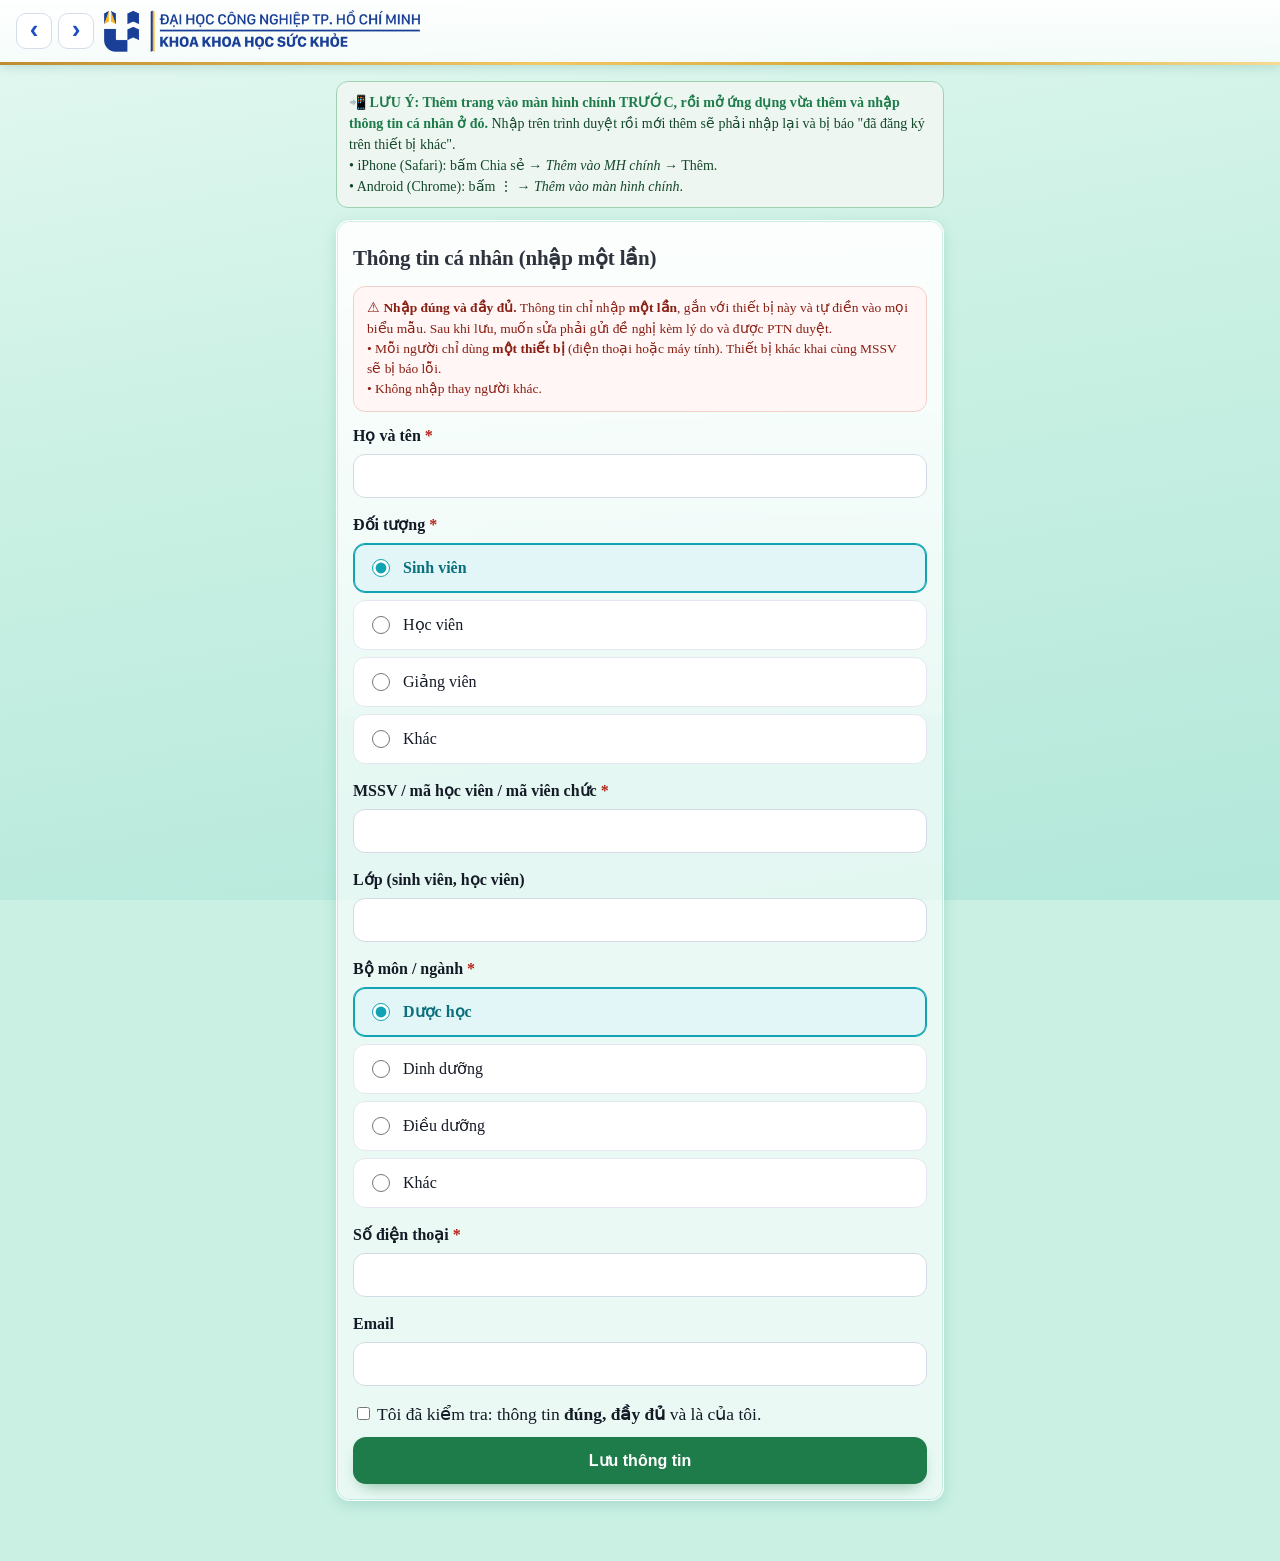
<file: index.html>
<!DOCTYPE html>
<html lang="vi"><head><meta charset="utf-8">
<meta name="viewport" content="width=device-width, initial-scale=1, viewport-fit=cover">
<title>PTN KHSK</title>
<link rel="manifest" href="manifest.webmanifest">
<meta name="theme-color" content="#1E4FC2">
<meta name="apple-mobile-web-app-capable" content="yes">
<meta name="mobile-web-app-capable" content="yes">
<meta name="apple-mobile-web-app-status-bar-style" content="default">
<meta name="apple-mobile-web-app-title" content="PTN KHSK">
<link rel="apple-touch-icon" href="apple-touch-icon.png">
<link rel="icon" type="image/png" sizes="192x192" href="icon-192.png">
<style>
:root{--b:#1E4FC2;--b2:#2A63DE;--ink:#2E333D;--gold:#D4A531;--gold2:#F2C766;--kim:linear-gradient(135deg,#6E7480 0%,#454A55 32%,#7C828E 52%,#4A4F5A 72%,#626874 100%);--vang:linear-gradient(135deg,#B8862B 0%,#F2C766 45%,#D4A531 70%,#F6DB94 100%);--g:#1E7B4A;--bg:#F3F5FA;--c:#fff;--t:#141A26;--m:#4B5468;--l:#E3E7EF;--r:#B42318;--f:"Times New Roman",Times,serif}
*{box-sizing:border-box}body{margin:0;font:400 17.5px/1.5 var(--f);background:var(--bg);color:var(--t);-webkit-font-smoothing:antialiased}
a{color:var(--b)}
header{background:rgba(255,255,255,.92);backdrop-filter:blur(8px);color:var(--b);padding:calc(10px + env(safe-area-inset-top)) 16px 10px;position:sticky;top:0;z-index:5;display:flex;align-items:center;gap:10px;border-bottom:3px solid transparent;border-image:var(--vang) 1}
header img{height:42px;width:auto;display:block;flex:none}header img.logo-ngang{width:316px;max-width:100%;height:auto;flex:0 1 auto;min-width:0}.brand{display:flex;flex-direction:column;line-height:1.25;flex:1;min-width:0}.brand span{font-size:10.5px;letter-spacing:.5px;text-transform:uppercase;color:var(--m)}.brand b{font-size:17px;color:var(--ink)}
header .lui{background:#fff;border:1px solid #D5DCEA;border-radius:10px;color:var(--b);font-size:26px;font-weight:700;line-height:1;width:36px;height:36px;padding:0 0 3px;cursor:pointer;flex:none;display:flex;align-items:center;justify-content:center}header .lui.tiep{margin-left:-4px}
header a.chuong{margin-left:auto;position:relative;background:#EEF3FE;color:#1C47B4;border:1px solid #CFDCF8;border-radius:10px;width:38px;height:38px;display:flex;align-items:center;justify-content:center;flex:none}header a.chuong b{position:absolute;top:-6px;right:-6px;min-width:18px;height:18px;padding:0 5px;border-radius:9px;background:#D93025;color:#fff;font:700 11px/18px sans-serif;text-align:center}header a.chuong:not(.hide)+a.home{margin-left:8px}.nhom-phong{display:flex;flex-wrap:wrap;gap:8px;margin:2px 0 8px}.np{padding:9px 14px;border:1px solid var(--l);border-radius:999px;background:#fff;font:700 15px/1.2 inherit;color:#1C3A8A;cursor:pointer}.np.on{background:#1C47B4;color:#fff;border-color:#1C47B4}.np-so{margin-left:6px;background:#D93025;color:#fff;border-radius:9px;padding:0 6px;font-size:11px}.np-so:empty{display:none}.khung{display:grid;grid-template-columns:repeat(auto-fill,minmax(130px,1fr));gap:8px;margin:4px 0 6px}.kg{padding:10px 8px;border:1px solid #B9E2C6;border-radius:12px;background:#F2FBF5;color:#17713A;font:700 14px/1.25 inherit;cursor:pointer;text-align:center}.kg small{display:block;font-weight:500;font-size:11.5px;margin-top:3px}.kg.chon{background:#1C47B4;border-color:#1C47B4;color:#fff}.kg:disabled{cursor:not-allowed}.kg-da_dk{background:#FDECEC;border-color:#F3CFCB;color:#A61B1B}.kg-qua,.kg-khoa{background:#F0F1F4;border-color:#DDE0E6;color:#8A919C}.kg-nhan{font-size:12px;color:#8A5A00;background:#FFF6DD;border-radius:8px;padding:1px 6px;margin-left:4px}input.khoa{background:#F0F1F4}.gio-lv{padding:11px 14px;margin-bottom:12px}.gio-lv .tag{display:inline-block;font-size:11.5px;margin-left:6px;padding:2px 9px;border-radius:999px;font-weight:700;vertical-align:1px}.gio-lv .t-ok{background:#E3F4E8;color:#17713A;border:1px solid #B9E2C6}.gio-lv .t-gray{background:#F0F1F4;color:#5B6270;border:1px solid #DDE0E6}.tbao{display:block;background:#fff;border:1px solid #E1E6F0;border-radius:12px;padding:11px 13px;margin-bottom:10px}.tbao.moi{border-left:4px solid #1C47B4;background:#F6F9FF}.tbao.qt{border-left:4px solid #D93025}.tbao h3{margin:0 0 4px;font-size:15px}.tbao .nd{white-space:pre-wrap;font-size:14px}.tbao .tg{font-size:12px;color:#6B7280;margin-top:6px}.noi-tb{position:fixed;inset:0;background:rgba(15,23,42,.55);display:flex;align-items:center;justify-content:center;z-index:60;padding:16px}.noi-tb>div{background:#fff;border-radius:16px;max-width:460px;width:100%;padding:18px;box-shadow:0 10px 40px rgba(0,0,0,.25);max-height:85vh;overflow:auto}header a.home{margin-left:auto;background:linear-gradient(160deg,#3A78F2,#1C47B4);color:#fff;border-radius:10px;width:38px;height:38px;display:flex;align-items:center;justify-content:center;text-decoration:none}
main{max-width:640px;margin:0 auto;padding:16px 16px 48px}
.card{background:var(--c);border:1px solid var(--l);border-radius:16px;padding:16px;margin-bottom:12px;box-shadow:0 1px 2px rgba(16,24,40,.05)}
.prof{position:relative;overflow:hidden;display:flex;align-items:center;gap:14px;color:#fff;border:1px solid rgba(242,199,102,.5);padding:18px;background:radial-gradient(380px 180px at 0% 0%,rgba(255,255,255,.3) 0%,transparent 60%),radial-gradient(300px 160px at 110% 120%,rgba(242,199,102,.25) 0%,transparent 60%),var(--kim);box-shadow:0 12px 28px -12px rgba(0,0,0,.45)}.prof::after{content:'';position:absolute;right:-50px;top:-50px;width:140px;height:140px;border-radius:50%;border:1px solid rgba(242,199,102,.35)}
.prof .av{width:46px;height:46px;border-radius:50%;background:var(--vang);box-shadow:0 0 0 2px rgba(255,255,255,.2);color:var(--ink);display:flex;align-items:center;justify-content:center;font-weight:700;font-size:19px;flex:none}
.prof .i{flex:1;min-width:0}.prof b{display:block;font-size:18.5px}.prof span{color:rgba(255,255,255,.95);font-size:14px}.prof .lnk{color:var(--gold2);position:relative;z-index:1}
.lnk{background:none;border:0;color:var(--b);font-size:14px;text-decoration:underline;text-underline-offset:2px;padding:4px;cursor:pointer}
.tieu-de-nhom{font-size:11.5px;letter-spacing:1px;text-transform:uppercase;color:#9A7420;font-weight:600;margin:18px 2px 10px}
.grid{display:grid;grid-template-columns:1fr 1fr;gap:10px}
.tile{position:relative;display:flex;flex-direction:column;gap:6px;background:var(--c);border:1px solid var(--l);border-radius:16px;padding:14px 13px;text-align:left;cursor:pointer;font-size:15.5px;font-weight:700;line-height:1.35;color:var(--t);min-height:124px;text-decoration:none;box-shadow:0 1px 2px rgba(16,24,40,.05);transition:transform .12s,box-shadow .12s,border-color .12s}
.tile:active{transform:scale(.98);background:#F7F9FE}
.tile .bieu{width:38px;height:38px;border-radius:11px;background:#EAF1FE;color:var(--b);display:flex;align-items:center;justify-content:center}
.tile .bieu svg{width:20px;height:20px}
.tile .q,span.q,.tile .qv{display:inline-block;background:var(--kim);color:var(--gold2);font-weight:700;border-radius:6px;padding:1px 8px;font-size:12.5px;letter-spacing:.4px;align-self:flex-start}
.tile .ai{position:absolute;top:12px;right:12px;font-size:10.5px;color:var(--m);border:1px solid var(--l);border-radius:999px;padding:1px 8px;background:#fff}
.nhom-don{display:flex;flex-wrap:wrap;gap:6px;margin:4px 0 12px}.nhom-don .chip{position:relative;border:1px solid var(--l);background:#fff;border-radius:999px;padding:6px 12px;font:600 13.5px/1.2 inherit;color:var(--t);cursor:pointer}
.nhom-don .chip span{color:var(--m);font-weight:500}.nhom-don .chip.on{background:var(--b);border-color:var(--b);color:#fff}.nhom-don .chip.on span{color:#DCE6FB}
.nhom-don .chip.mo::after,.nhom-don .chip.qh::after{content:'';position:absolute;top:-2px;right:-2px;width:9px;height:9px;border-radius:50%;background:#E8A317;border:2px solid #fff}.nhom-don .chip.qh::after{background:#D93025}.nhom-don .chip.qh{border-color:#F3CFCB}
.tile .cd2{font-size:12px;font-weight:500;color:var(--m);line-height:1.35}
.cd{background:#F3F7FF;border:1px solid #D6E2FA;border-radius:12px;padding:10px 12px;font-size:13.5px;line-height:1.5;margin-bottom:12px}
.tile.t2{min-height:0;flex-direction:row;align-items:center;gap:12px;background:var(--c)}
.tile.t2 .bieu{background:var(--kim);color:var(--gold2)}.tile:hover{border-color:rgba(212,165,49,.55)}
h2{font-size:21px;margin:6px 0 12px;color:var(--ink);letter-spacing:-.2px}
.sec{font-weight:700;color:var(--ink);margin:22px 0 10px;font-size:14px;text-transform:uppercase;letter-spacing:.6px;display:flex;align-items:center;gap:8px}.sec::before{content:'';width:4px;height:16px;border-radius:2px;background:var(--vang)}
.f{margin-bottom:15px}.f label.t{display:block;font-weight:600;margin-bottom:6px;font-size:16px}.f label.t:empty{display:none}.f .h{color:var(--m);font-size:12.5px;margin-bottom:6px;white-space:pre-line}
.req{color:var(--r)}
input[type=text],input[type=tel],input[type=email],input[type=date],input[type=time],input[type=number],input[type=search],textarea,select{width:100%;padding:12px 13px;border:1px solid #D3D9E5;border-radius:12px;font-size:16px;background:#fff;color:var(--t);font-family:inherit;transition:border-color .15s,box-shadow .15s}
input:focus,textarea:focus,select:focus{outline:none;border-color:var(--b2);box-shadow:0 0 0 3px rgba(43,79,166,.15)}
textarea{min-height:80px;resize:vertical}
.opt{display:flex;align-items:flex-start;gap:10px;padding:12px 13px;border:1px solid var(--l);border-radius:12px;margin-bottom:7px;background:#fff;cursor:pointer;font-size:16px;transition:border-color .12s,background .12s}
.opt input{margin-top:3px;width:18px;height:18px;flex:none;accent-color:var(--b)}.opt.on{border-color:#0FA3B4;background:#E2F6F8;box-shadow:inset 0 0 0 1px #0FA3B4;font-weight:700;color:#0B6F7C}.opt.on input{accent-color:#0FA3B4}.opt>span{flex:1;min-width:0}.opt.tat{opacity:.5}
.hai{display:grid;grid-template-columns:1fr 1fr;gap:10px}.tb-khac{border:1px solid var(--l);border-radius:12px;padding:10px;margin-bottom:8px;display:grid;gap:8px;background:#FAFBFE}
.dong{display:flex;gap:6px;align-items:center;margin-bottom:7px}.dong>span{flex:1;font-size:14.5px}.dong input{padding:9px 10px;font-size:15px}.dong>input[type=number]{max-width:92px}
.dong.tu-do,.dong.tv{flex-wrap:wrap;padding:8px;border:1px dashed var(--l);border-radius:12px}.dong.tu-do input,.dong.tv input{flex:1 1 120px}
.dong-don{display:flex;justify-content:space-between;align-items:center;gap:8px;padding:8px 0;border-bottom:1px solid #EEF1F6;flex-wrap:wrap}.dong-don:last-child{border-bottom:0}
.nho{display:inline-block;border:0;border-radius:9px;background:var(--b);color:#fff;padding:7px 12px;font-size:13.5px;margin-left:4px;cursor:pointer;text-decoration:none;font-weight:600}.nho.o{background:#fff;color:var(--b);border:1px solid #C9D3EA}
.tu{display:grid;grid-template-columns:repeat(5,1fr);gap:7px}.tu label{position:relative}.tu input{position:absolute;opacity:0}.tu span{display:block;text-align:center;padding:11px 0;border:1px solid #C9D3EA;border-radius:10px;background:#fff;font-weight:600}
.tu input:checked+span{background:var(--b);color:#fff;border-color:var(--b);box-shadow:0 4px 10px -4px rgba(31,62,140,.6)}.tu .tat span{background:#EEF0F4;color:#A3AAB8;border-color:#E3E6EC;text-decoration:line-through}
.btn{display:block;width:100%;padding:14px;border:0;border-radius:13px;background:linear-gradient(180deg,#2E66E6,var(--b));color:#fff;font-size:16px;font-weight:700;cursor:pointer;text-align:center;text-decoration:none;margin-top:10px;box-shadow:0 8px 18px -8px rgba(31,62,140,.6);transition:transform .1s}
.btn:active{transform:scale(.99)}.btn.g{background:var(--g);box-shadow:0 8px 18px -8px rgba(30,123,74,.6)}.btn.o{background:#fff;color:var(--b);border:1px solid #C9D3EA;box-shadow:none}.btn:disabled{opacity:.6}
.pre{background:#EEF6F1;border:1px solid #CFE6D8;border-radius:12px;padding:10px 12px;font-size:14px;margin-bottom:12px}.pre b{color:var(--g)}
.err{color:var(--r);font-size:13.5px;margin-top:6px}
.msg{text-align:center;padding:26px 12px}.msg .ok{width:64px;height:64px;margin:0 auto 10px;border-radius:50%;background:#E6F4EC;color:var(--g);font-size:34px;display:flex;align-items:center;justify-content:center}
.note{font-size:14px;color:var(--m);line-height:1.55}
.warn{background:#FFF6F5;border:1px solid #F3CFCB;color:#8A1F14;border-radius:12px;padding:11px 13px;font-size:13.5px;margin-bottom:12px;white-space:pre-line}
.tag{display:inline-block;border-radius:999px;padding:2px 10px;font-size:12px;font-weight:600;white-space:nowrap}
.t-c{background:#E8F0FB;color:#1F5FAD}.t-i{background:#EEE9F8;color:#5E35B1}.t-w{background:#FFF5DD;color:#9A5B00}.t-o{background:#E6F4EC;color:#1E7B4A}.t-b{background:#FDECEA;color:#B42318}
.spin{width:30px;height:30px;border:3px solid #D7DEEC;border-top-color:var(--b);border-radius:50%;animation:s .9s linear infinite;margin:30px auto}@keyframes s{to{transform:rotate(360deg)}}
.toast{position:fixed;left:50%;bottom:calc(20px + env(safe-area-inset-bottom));transform:translateX(-50%);background:var(--kim);border:1px solid rgba(242,199,102,.4);color:#fff;padding:11px 16px;border-radius:12px;font-size:14px;z-index:20;max-width:90vw;box-shadow:0 12px 28px -10px rgba(0,0,0,.4)}.toast.bad{background:var(--r)}
.demo-bar{background:var(--vang);color:#2A1F00;text-align:center;font-size:12.5px;padding:6px 10px;font-weight:600}.demo-bar a{color:#2A1F00;font-weight:700}
.hide{display:none!important}
@media (max-width:360px){.hai{grid-template-columns:1fr}.tu{grid-template-columns:repeat(4,1fr)}}
/* bảng dự trù của GV (#/DT): mỗi hóa chất một dòng (nhìn tổng quan); màn hình hẹp vuốt ngang xem đủ cột, cột tên ghim bên trái */
.dtm-khung{overflow-x:auto;-webkit-overflow-scrolling:touch}.dtm-bang{width:100%;min-width:720px;border-collapse:collapse;font-size:14px}
.dtm-bang th{text-align:left;font-size:12.5px;color:var(--m);padding:4px 3px;white-space:nowrap}.dtm-bang td{padding:2px 3px}
.dtm-bang input,.dtm-bang select{box-sizing:border-box}
.dtm-bang th:first-child,.dtm-bang td.c-ten{position:sticky;left:0;z-index:1;background:var(--c,#fff);min-width:210px;width:210px;box-shadow:2px 0 3px -2px rgba(0,0,0,.18)}
.dtm-bang td.c-ten input{font-weight:600}
@media (max-width:700px){.dtm-bang td input,.dtm-bang td select{font-size:16px!important}}
/* Giao diện ngọc trong: nền ngọc bích pha lục bảo nhạt, thẻ kính trắng trong, kính đen bóng + chữ vàng sáng; mã QR to trên ô. Dải màu thay cho kính mờ để chữ sắc; chỉ trên màn hình */
@media screen{
:root{--kinh:linear-gradient(180deg,rgba(255,255,255,.78) 0%,rgba(255,255,255,.2) 38%,rgba(255,255,255,0) 39%);--den:linear-gradient(180deg,rgba(92,100,116,.9) 0%,rgba(38,43,54,.9) 47%,rgba(4,6,10,.93) 49%,rgba(24,28,37,.88) 100%);--vs:#FFE27A}
html{background:#C9F0E3}body{background:transparent}
body::before{content:'';position:fixed;inset:0;z-index:-1;background:linear-gradient(170deg,#E4F8F1 0%,#C9F0E3 45%,#B3E8DA 100%)}
header{background:linear-gradient(180deg,rgba(255,255,255,.95),rgba(255,255,255,.68));backdrop-filter:none;box-shadow:0 2px 10px rgba(10,110,95,.18)}
.tile,.card:not(.prof){background:var(--kinh),rgba(255,255,255,.62);border:1px solid rgba(255,255,255,.9);border-radius:14px;box-shadow:0 4px 14px rgba(10,120,100,.16),inset 0 0 0 1px rgba(120,210,190,.35)}
.tile.t2{background:var(--kinh),rgba(255,255,255,.62)}.tile:active{background:var(--kinh),rgba(255,255,255,.8)}
.grid .tile:not(.t2){padding-top:12px;min-height:132px}
.tile:not(.t2) .bieu{position:absolute;top:12px;right:12px}
.tile:not(.t2) .ai{position:static;order:5;align-self:flex-start}
.tile .q,span.q,.tile .qv{background:var(--den);color:var(--vs);border:1px solid rgba(255,255,255,.28);box-shadow:0 2px 6px rgba(0,0,0,.35),inset 0 0 0 1px rgba(255,255,255,.1);text-shadow:0 0 7px rgba(255,205,90,.55)}
.tile:not(.t2) .q,.tile:not(.t2) .qv{order:-1;font-size:27px;line-height:1.1;padding:5px 12px 6px;border-radius:9px;letter-spacing:.5px;margin-bottom:4px}
.tile.t2 .bieu{background:var(--den);color:var(--vs)}
.prof{background:var(--den);border:1px solid rgba(255,255,255,.3);border-radius:14px;box-shadow:0 6px 18px rgba(0,50,45,.38),inset 0 0 0 1px rgba(255,255,255,.1)}
.prof .lnk{color:var(--vs);font-weight:700;text-shadow:0 0 7px rgba(255,205,90,.55)}
}
</style></head><body>
<header><button id="hl" class="lui hide" aria-label="Quay lại" title="Quay lại">‹</button><button id="hn" class="lui tiep hide" aria-label="Tiếp" title="Tiếp">›</button><img class="logo-ngang" src="logo-ngang-xanh.png" alt="Đại học Công nghiệp TP. Hồ Chí Minh – Khoa Khoa học Sức khỏe"><a id="hchuong" class="chuong hide" href="#/thong-bao" aria-label="Thông báo" title="Thông báo"><svg width="20" height="20" viewBox="0 0 24 24" fill="none" stroke="currentColor" stroke-width="2" stroke-linecap="round" stroke-linejoin="round"><path d="M6 8a6 6 0 0 1 12 0c0 7 3 9 3 9H3s3-2 3-9"/><path d="M10.3 21a1.94 1.94 0 0 0 3.4 0"/></svg><b id="hchuong-so" class="hide"></b></a><a id="hb" class="home hide" href="#/" aria-label="Trang chủ"><svg width="20" height="20" viewBox="0 0 24 24" fill="none" stroke="currentColor" stroke-width="2" stroke-linecap="round" stroke-linejoin="round"><path d="m3 10 9-7 9 7v10a2 2 0 0 1-2 2h-4v-7H9v7H5a2 2 0 0 1-2-2z"/></svg></a></header>
<main id="m"><div class="spin"></div><p class="note" style="text-align:center">Đang tải…</p></main>
<div id="toast" class="toast hide"></div>
<script src="quan-ly/config.js?v=64cf48cd"></script>
<script>
  // Chạy thử trên máy: index.html?demo=1 → máy chủ giả lập ngay trong trình duyệt.
  // Mở tệp trên máy (file://) khi chưa có link máy chủ thật → tự chuyển sang chạy thử (lệnh open của macOS có thể bỏ mất "?demo=1").
  if (location.protocol === 'file:' && !/[?&]demo=1/.test(location.search) && !/^https?:/.test(window.PTN_API || '')) location.replace(location.pathname + '?demo=1' + location.hash);
  if (/[?&]demo=1/.test(location.search)) document.write('<script src="quan-ly/demo/may-chu-gia-lap.js"><\/script>');
  else if ('serviceWorker' in navigator) window.addEventListener('load', function () {
    // app mở sẵn từ nền vẫn chạy bản cũ: mỗi lần mở lại (và 30 phút / lần) hỏi máy chủ bản mới; có bản mới → thanh "bấm để cập nhật" (không tự tải lại, tránh mất phần đang điền)
    var daCo = !!navigator.serviceWorker.controller;
    navigator.serviceWorker.addEventListener('controllerchange', function () {
      if (!daCo) { daCo = true; return; } // lần cài đầu, không phải bản mới
      if (document.getElementById('ban-moi')) return;
      var d = document.createElement('div'); d.id = 'ban-moi'; d.textContent = '🔄 Đã có bản mới của trang – bấm để cập nhật';
      d.style.cssText = 'position:fixed;left:50%;bottom:16px;transform:translateX(-50%);z-index:99999;background:#1E4FC2;color:#fff;padding:10px 16px;border-radius:24px;box-shadow:0 4px 14px rgba(0,0,0,.25);font:600 15px/1.3 system-ui,sans-serif;cursor:pointer;max-width:92vw;text-align:center';
      d.onclick = function () { location.reload(); }; document.body.appendChild(d);
    });
    navigator.serviceWorker.register('sw.js').then(function (r) {
      var kt = function () { r.update().catch(function () {}); };
      document.addEventListener('visibilitychange', function () { if (!document.hidden) kt(); });
      setInterval(kt, 30 * 60e3);
    }).catch(function () {});
  });
</script>
<script src="don-phu-luc.js?v=56d82c9b"></script>
<script src="don-qr.js?v=3e1c58ff"></script>
<script src="phieu-gv.js?v=e67250e4"></script>
<script src="app-cong-khai.js?v=d5e75a37"></script>
</body></html>
</file>
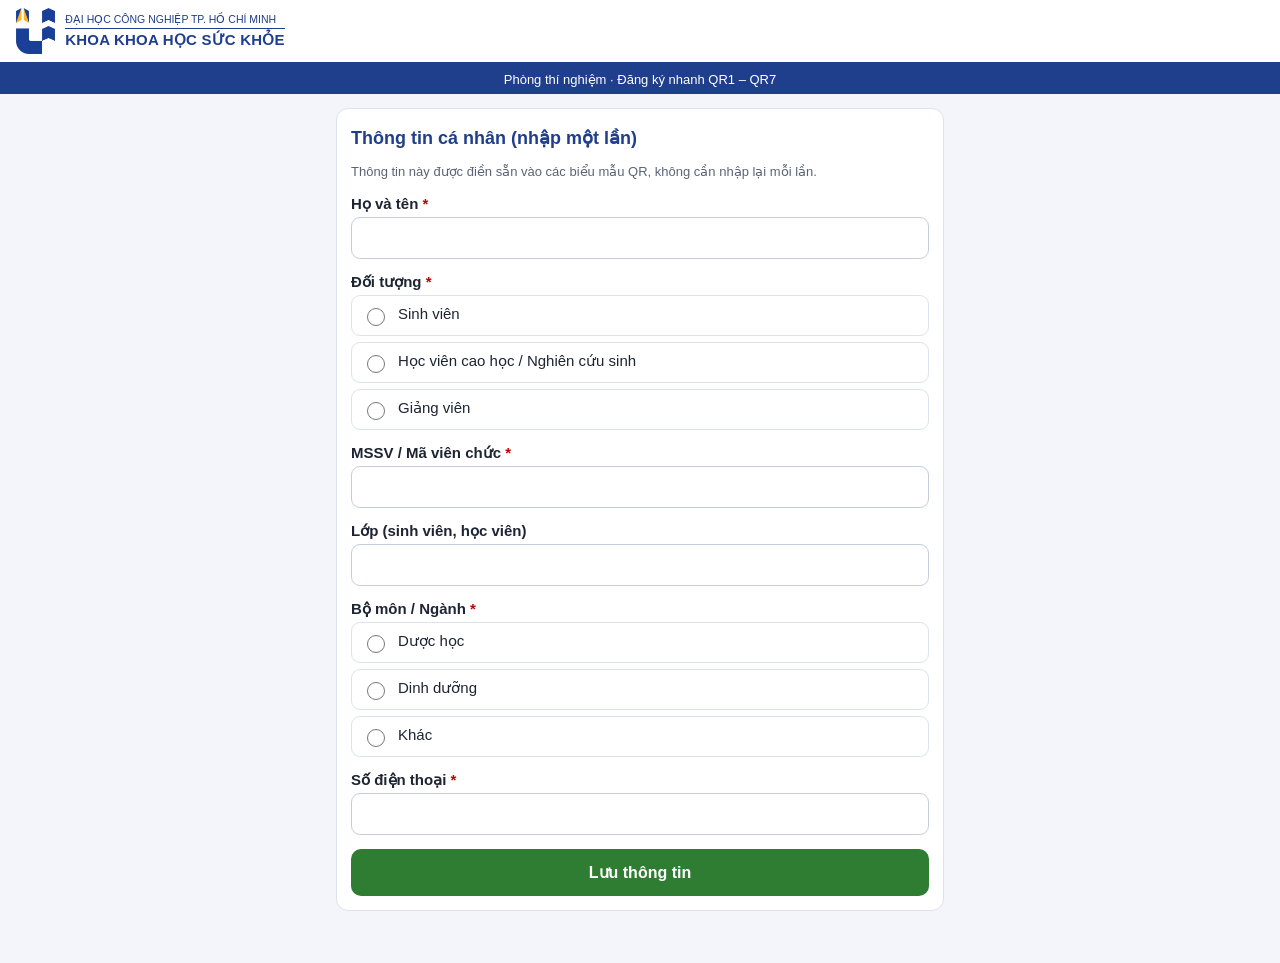
<file: ban-cu/index.html>
<!DOCTYPE html>
<html lang="vi"><head><meta charset="utf-8">
<meta name="viewport" content="width=device-width, initial-scale=1, viewport-fit=cover">
<title>PTN KHSK</title>
<link rel="manifest" href="../manifest.webmanifest">
<meta name="theme-color" content="#1F3E8C">
<meta name="apple-mobile-web-app-capable" content="yes">
<meta name="mobile-web-app-capable" content="yes">
<meta name="apple-mobile-web-app-status-bar-style" content="default">
<meta name="apple-mobile-web-app-title" content="PTN KHSK">
<link rel="apple-touch-icon" href="../apple-touch-icon.png">
<link rel="icon" type="image/png" sizes="192x192" href="../icon-192.png">
<style>
:root{--b:#1F3E8C;--g:#2E7D32;--bg:#F3F5FA;--c:#fff;--t:#1d2433;--m:#5b6475;--l:#dde2ec;--r:#C00000}
*{box-sizing:border-box}body{margin:0;font-family:-apple-system,Segoe UI,Roboto,Arial,sans-serif;background:var(--bg);color:var(--t);font-size:16px}
header{background:#fff;color:var(--b);padding:calc(8px + env(safe-area-inset-top)) 16px 8px;position:sticky;top:0;z-index:5;display:flex;align-items:center;gap:10px;border-bottom:3px solid var(--b)}header img{height:46px;width:auto;display:block;flex:none}.brand{display:flex;flex-direction:column;line-height:1.2;min-width:0}.brand span{font-size:10.5px;border-bottom:1.5px solid var(--b);padding-bottom:2px;margin-bottom:2px;white-space:nowrap}.brand b{font-size:15px;font-weight:800;letter-spacing:.2px;white-space:nowrap}.sub{background:var(--b);color:#fff;font-size:13px;padding:7px 16px;text-align:center}
header h1{font-size:17px;margin:0;line-height:1.25;flex:1}header small{display:block;font-weight:400;opacity:.85;font-size:12.5px}
header button{margin-left:auto;background:var(--b);color:#fff;border:0;border-radius:8px;padding:7px 10px;font-size:14px}
main{max-width:640px;margin:0 auto;padding:14px 16px 40px}
.card{background:var(--c);border:1px solid var(--l);border-radius:12px;padding:14px;margin-bottom:12px}
.prof{display:flex;align-items:center;gap:12px}.prof .av{width:42px;height:42px;border-radius:50%;background:var(--g);color:#fff;display:flex;align-items:center;justify-content:center;font-weight:700;font-size:18px;flex:none}
.prof .i{flex:1;min-width:0}.prof b{display:block}.prof span{color:var(--m);font-size:13.5px}
.lnk{background:none;border:0;color:var(--b);font-size:14px;text-decoration:underline;padding:4px;cursor:pointer}
.grid{display:grid;grid-template-columns:1fr 1fr;gap:10px}
.tile{background:var(--c);border:1px solid var(--l);border-radius:12px;padding:14px 12px;text-align:left;cursor:pointer;font-size:14.5px;color:var(--t);min-height:92px}
.tile .q{display:inline-block;background:var(--b);color:#fff;font-weight:700;border-radius:6px;padding:2px 8px;font-size:13px;margin-bottom:6px}
.tile:active{background:#e9eef9}
h2{font-size:18px;margin:4px 0 8px;color:var(--b)}
.desc{white-space:pre-line;color:var(--m);font-size:13.5px;max-height:4.6em;overflow:hidden}.desc.open{max-height:none}
.sec{font-weight:700;color:var(--g);margin:18px 0 8px;font-size:15px}
.f{margin-bottom:14px}.f label.t{display:block;font-weight:600;margin-bottom:4px;font-size:15px}.f .h{color:var(--m);font-size:12.5px;margin-bottom:6px;white-space:pre-line}
.req{color:var(--r)}
input[type=text],input[type=tel],input[type=date],input[type=time],input[type=number],textarea,select{width:100%;padding:11px 12px;border:1px solid #c6cdda;border-radius:9px;font-size:16px;background:#fff;color:var(--t);font-family:inherit}
textarea{min-height:76px;resize:vertical}
.opt{display:flex;align-items:flex-start;gap:10px;padding:9px 10px;border:1px solid var(--l);border-radius:9px;margin-bottom:6px;background:#fff;cursor:pointer;font-size:15px}
.opt input{margin-top:3px;width:18px;height:18px;flex:none}.opt.on{border-color:var(--b);background:#eef2fb}
.btn{display:block;width:100%;padding:14px;border:0;border-radius:10px;background:var(--b);color:#fff;font-size:16px;font-weight:700;cursor:pointer}
.btn.g{background:var(--g)}.btn.o{background:#fff;color:var(--b);border:1px solid var(--b);margin-top:10px}
.btn:disabled{opacity:.6}
.pre{background:#eef6ee;border:1px solid #cfe5cf;border-radius:10px;padding:10px 12px;font-size:14px;margin-bottom:12px}
.pre b{color:var(--g)}
.err{color:var(--r);font-size:13px;margin-top:4px}
.msg{text-align:center;padding:26px 10px}.msg .ok{font-size:46px;color:var(--g)}
.note{font-size:13px;color:var(--m);line-height:1.5}
.warn{background:#fff4f4;border:1px solid #f1c6c6;color:#8a1010;border-radius:10px;padding:10px 12px;font-size:13.5px;margin-bottom:12px;white-space:pre-line}
.spin{width:30px;height:30px;border:3px solid #cfd6e6;border-top-color:var(--b);border-radius:50%;animation:s 1s linear infinite;margin:30px auto}@keyframes s{to{transform:rotate(360deg)}}
.hide{display:none}.opt>span{flex:1;min-width:0}.opt input[type=text]{width:100%;height:auto;margin-top:6px;flex:none}
</style></head><body>
<header><img src="../logo-mark.png" alt="Logo"><div class="brand"><span>ĐẠI HỌC CÔNG NGHIỆP TP. HỒ CHÍ MINH</span><b>KHOA KHOA HỌC SỨC KHỎE</b></div><button id="hb" class="hide" onclick="home()" aria-label="Trang chủ" style="font-size:20px;padding:4px 10px">⌂</button></header><div class="sub" id="ht">Phòng thí nghiệm · Đăng ký nhanh QR1 – QR7</div>
<main id="m"><div class="spin"></div><p class="note" style="text-align:center">Đang tải…</p></main>
<script>
var STANDALONE=!!(navigator.standalone||(window.matchMedia&&matchMedia('(display-mode: standalone)').matches));
var API='https://script.google.com/macros/s/AKfycbxY0hFjlBxzTmd-C8hDVGYqddBDriTHmIcPlVlW4ve7LiNG8s5PdpAdIniqii8WeU2K/exec';
function apiPost(d){return fetch(API,{method:'POST',headers:{'Content-Type':'text/plain;charset=utf-8'},body:JSON.stringify(d),redirect:'follow'}).then(function(r){return r.json()}).then(function(j){if(!j.ok)throw new Error(j.err||'Lỗi máy chủ');return j.r})}
function apiRun(){var s=null,f=null,o={withSuccessHandler:function(x){s=x;return o},withFailureHandler:function(x){f=x;return o},
appMetaQR:function(q){fetch(API+'?api=meta&qr='+encodeURIComponent(q),{redirect:'follow'}).then(function(r){return r.text()}).then(function(t){if(t.charAt(0)!='{')throw new Error('Không tải được biểu mẫu');s&&s(t)}).catch(function(e){f&&f(e)})},
appGui:function(q,a){apiPost({act:'gui',qr:q,ans:a}).then(function(r){s&&s(r)}).catch(function(e){f&&f(navigator.onLine===false?new Error('Không có kết nối mạng'):e)})},
appGhiTB:function(q,rid,d){apiPost({act:'tb',qr:q,rid:rid,dev:d}).then(function(r){s&&s(r)}).catch(function(e){f&&f(e)})}};return o}
var google={script:{}};Object.defineProperty(google.script,'run',{get:apiRun});
if('serviceWorker' in navigator)window.addEventListener('load',function(){void 0.catch(function(){})});
</script>
<script>
var QR0=((location.search.match(/[?&]qr=(QR[1-7])/i)||[])[1]||'').toUpperCase(),META=null,CUR=null,SHOWALL=false;
var NAMES={QR1:'Mượn phòng, thiết bị – dụng cụ trong ngày',QR2:'Mượn thiết bị từ 02 ngày trở lên',QR3:'Cấp hóa chất – vật tư bổ sung',QR4:'Mượn chìa khóa tại phòng Bảo vệ',QR5:'Nhật ký sử dụng phòng, thiết bị',QR6:'Đăng ký sử dụng tủ',QR7:'Đăng ký KLTN, NCKH'};
var PF=[['hoTen','Họ và tên','text'],['doiTuong','Đối tượng','sel',['Sinh viên','Học viên cao học / Nghiên cứu sinh','Giảng viên']],['ma','MSSV / Mã viên chức','text'],['lop','Lớp (sinh viên, học viên)','text'],['boMon','Bộ môn / Ngành','sel',['Dược học','Dinh dưỡng','Khác']],['sdt','Số điện thoại','tel']];
function ld(k){try{return JSON.parse(localStorage.getItem(k)||'null')}catch(e){return null}}
function sv(k,v){try{localStorage.setItem(k,JSON.stringify(v))}catch(e){}}
function esc(s){return String(s==null?'':s).replace(/[&<>"]/g,function(c){return{'&':'&amp;','<':'&lt;','>':'&gt;','"':'&quot;'}[c]})}
function $(id){return document.getElementById(id)}
function M(h){$('m').innerHTML=h;window.scrollTo(0,0)}
function today(){var d=new Date();return d.getFullYear()+'-'+('0'+(d.getMonth()+1)).slice(-2)+'-'+('0'+d.getDate()).slice(-2)}
function nowT(){var d=new Date();return('0'+d.getHours()).slice(-2)+':'+('0'+d.getMinutes()).slice(-2)}
function dev(){var d=ld('khsk_dev');if(!d){d='TB-'+Math.random().toString(36).slice(2,8).toUpperCase();sv('khsk_dev',d)}return d}
function prof(){return ld('khsk_profile')}
function init(){if(!prof())editProf(true);else if(QR0&&NAMES[QR0])openQR(QR0);else home()}
function home(){CUR=null;$('hb').className='hide';var p=prof();var h='<div class="card prof"><div class="av">'+esc((p.hoTen||'?').trim().split(' ').pop().charAt(0))+'</div><div class="i"><b>'+esc(p.hoTen)+'</b><span>'+esc(p.ma)+(p.lop?' · '+esc(p.lop):'')+' · '+esc(p.boMon)+'</span></div><button class="lnk" onclick="editProf()">Sửa</button></div><div class="grid">';
Object.keys(NAMES).forEach(function(q){h+='<button class="tile" onclick="openQR(\''+q+'\')"><span class="q">'+q+'</span><br>'+NAMES[q]+'</button>'});
h+='</div><div class="card note" style="margin-top:14px">'+(STANDALONE?'':'<b>Cài như ứng dụng:</b> iPhone (Safari): bấm Chia sẻ → <i>Thêm vào MH chính</i>. Android (Chrome): bấm ⋮ → <i>Thêm vào màn hình chính</i>.<br>')+'Mã máy của bạn: <b>'+dev()+'</b> (được ghi kèm mỗi lần đăng ký).<br>Thông tin cá nhân chỉ lưu trên máy này; đổi máy hoặc xóa dữ liệu trình duyệt thì nhập lại một lần.</div>';M(h)}
function editProf(first){var p=prof()||{};var h='<div class="card"><h2>'+(first?'Thông tin cá nhân (nhập một lần)':'Sửa thông tin cá nhân')+'</h2><p class="note">Thông tin này được điền sẵn vào các biểu mẫu QR, không cần nhập lại mỗi lần.</p>';
PF.forEach(function(f){h+='<div class="f"><label class="t">'+f[1]+(f[0]=='lop'?'':' <span class="req">*</span>')+'</label>';if(f[2]=='sel'){f[3].forEach(function(o){var on=p[f[0]]==o;h+='<label class="opt'+(on?' on':'')+'"><input type="radio" name="p_'+f[0]+'" value="'+o+'"'+(on?' checked':'')+' onchange="mark(this)"><span>'+o+'</span></label>'})}else h+='<input type="'+f[2]+'" id="p_'+f[0]+'" value="'+esc(p[f[0]])+'">';h+='</div>'});
h+='<div id="perr" class="err"></div><button class="btn g" onclick="saveProf()">Lưu thông tin</button>'+(first?'':'<button class="btn o" onclick="home()">Hủy</button>')+'</div>';M(h)}
function saveProf(){var p={},bad='';PF.forEach(function(f){p[f[0]]=f[2]=='sel'?((document.querySelector('input[name=p_'+f[0]+']:checked')||{}).value||''):$('p_'+f[0]).value.trim();if(!p[f[0]]&&f[0]!='lop')bad=f[1]});if(bad){$('perr').textContent='Vui lòng nhập: '+bad;return}if(!/^0\d{9}$/.test(p.sdt)){$('perr').textContent='Số điện thoại gồm 10 chữ số, bắt đầu bằng 0';return}sv('khsk_profile',p);if(QR0&&NAMES[QR0]&&!CUR){var q=QR0;QR0='';openQR(q)}else home()}
function pkey(t){t=t.toLowerCase();if(t.indexOf('họ và tên')==0)return'hoTen';if(t.indexOf('mssv')==0||t.indexOf('mã viên chức')==0||t.indexOf('mã học viên')==0)return'ma';if(t.indexOf('lớp học phần')==0)return null;if(t.indexOf('lớp')==0)return'lop';if(t.indexOf('bộ môn')==0)return'boMon';if(t.indexOf('số điện thoại')==0)return'sdt';if(t=='đối tượng')return'doiTuong';return null}
function match(ch,v){if(!v)return[];var x=v.toLowerCase();return ch.filter(function(c){c=c.toLowerCase();return c.indexOf(x)==0||x.indexOf(c)==0})}
function openQR(q){CUR=q;$('hb').className='';var F=ld('khsk_meta_'+q);if(F)render(q,F);else M('<div class="spin"></div><p class="note" style="text-align:center">Đang tải biểu mẫu '+q+'… (lần đầu hơi lâu)</p>');
google.script.run.withSuccessHandler(function(s){var N=JSON.parse(s);sv('khsk_meta_'+q,N);if(CUR==q&&(!F||JSON.stringify(N)!=JSON.stringify(F)))render(q,N)}).withFailureHandler(function(e){if(!F)M('<div class="card">Không tải được biểu mẫu: '+esc(e.message||e)+'<br><br><button class="btn" onclick="openQR(CUR)">Thử lại</button></div>')}).appMetaQR(q)}
function render(q,F){var p=prof(),last=ld('khsk_last_'+q)||{},pre=[],h='<h2>'+q+' – '+esc(NAMES[q])+'</h2>';
if(F.desc)h+='<div class="card"><div class="desc" id="dsc">'+esc(F.desc)+'</div><button class="lnk" onclick="$(\'dsc\').classList.toggle(\'open\')">Xem đầy đủ / thu gọn</button></div>';
if(q=='QR5')h+='<div class="warn">⚠ BẮT BUỘC quét mã QR5 TRƯỚC KHI sử dụng thiết bị. Tự ý sử dụng thiết bị mà không quét mã, nếu bị phát hiện sẽ bị buộc ngừng sử dụng và lập biên bản xử lý.</div>';
var body='',ps='';F.items.forEach(function(it){if(it.type=='SECTION'){ps='<div class="sec">'+esc(it.title)+'</div>';return}
var k=pkey(it.title),val=null,hid=false;
if(k&&p[k]){if(it.choices){var mm=match(it.choices,p[k]);if(mm.length){val=mm[0];hid=mm.length==1}else if(it.other&&k=='boMon'){val='__other__:'+p[k];hid=true}}else{val=p[k];hid=true}}
if(val==null&&last[it.id]!=null)val=last[it.id];
if(val==null&&it.type=='DATE'&&/mượn|bắt đầu|cần nhận/i.test(it.title))val=today();
if(val==null&&it.type=='TIME'&&/bắt đầu/i.test(it.title))val=nowT();
if(hid&&!SHOWALL){pre.push([it.title,String(val).replace('__other__:','')])}
if(!(hid&&!SHOWALL)){body+=ps;ps=''}body+=field(it,val,hid&&!SHOWALL)});
if(pre.length)h+='<div class="pre"><b>✓ Đã điền sẵn:</b> '+pre.map(function(x){return esc(x[1])}).join(' · ')+' <button class="lnk" onclick="SHOWALL=true;render(CUR,ld(\'khsk_meta_\'+CUR))">Sửa</button></div>';
h+='<div class="card">'+body+'<div id="ferr" class="err"></div><button class="btn" id="sb" onclick="send()">Gửi đăng ký</button></div>';M(h);SHOWALL=false}
function field(it,val,hid){var n='i_'+it.id,h='<div class="f'+(hid?' hide':'')+'" data-id="'+it.id+'" data-type="'+it.type+'" data-req="'+(it.req?1:0)+'" data-title="'+esc(it.title)+'"><label class="t">'+esc(it.title)+(it.req?' <span class="req">*</span>':'')+'</label>'+(it.help?'<div class="h">'+esc(it.help)+'</div>':'');
var t=it.type;if(t=='TEXT'){var tel=/điện thoại/i.test(it.title),num=/số người/i.test(it.title);h+='<input type="'+(tel?'tel':num?'number':'text')+'" id="'+n+'" value="'+esc(val)+'">'}
else if(t=='PARAGRAPH_TEXT')h+='<textarea id="'+n+'">'+esc(val)+'</textarea>';
else if(t=='DATE')h+='<input type="date" id="'+n+'" value="'+esc(val)+'">';
else if(t=='TIME')h+='<input type="time" id="'+n+'" value="'+esc(val)+'">';
else if(t=='LIST'){h+='<select id="'+n+'"><option value="">– Chọn –</option>';it.choices.forEach(function(c){h+='<option'+(c==val?' selected':'')+'>'+esc(c)+'</option>'});h+='</select>'}
else if(t=='MULTIPLE_CHOICE'||t=='CHECKBOX'){var ty=t=='CHECKBOX'?'checkbox':'radio',vals=Array.isArray(val)?val:[val],oth=null;if(typeof val=='string'&&val.indexOf('__other__:')==0){oth=val.slice(10)}else if(val&&t=='MULTIPLE_CHOICE'&&it.choices.indexOf(val)<0&&it.other){oth=val}
it.choices.forEach(function(c,i){var on=vals.indexOf(c)>=0;h+='<label class="opt'+(on?' on':'')+'"><input type="'+ty+'" name="'+n+'" value="'+esc(c)+'"'+(on?' checked':'')+' onchange="mark(this)"><span>'+esc(c)+'</span></label>'});
if(it.other)h+='<label class="opt'+(oth?' on':'')+'"><input type="'+ty+'" name="'+n+'" value="__other__"'+(oth?' checked':'')+' onchange="mark(this)"><span style="flex:1">Khác: <input type="text" id="'+n+'_o" value="'+esc(oth||'')+'" style="margin-top:6px" oninput="pick(\''+n+'\')"></span></label>'}
return h+'</div>'}
function mark(el){var g=document.getElementsByName(el.name);for(var i=0;i<g.length;i++)g[i].parentNode.className='opt'+(g[i].checked?' on':'')}
function pick(n){var g=document.getElementsByName(n);for(var i=0;i<g.length;i++)if(g[i].value=='__other__'){g[i].checked=true;mark(g[i])}}
function send(){var ans={},keep={},miss=[],bad='';var fs=document.querySelectorAll('.f[data-id]');
for(var i=0;i<fs.length;i++){var f=fs[i],id=f.getAttribute('data-id'),t=f.getAttribute('data-type'),n='i_'+id,v=null;
if(t=='MULTIPLE_CHOICE'||t=='CHECKBOX'){var arr=[];var g=document.getElementsByName(n);for(var j=0;j<g.length;j++)if(g[j].checked)arr.push(g[j].value=='__other__'?($(n+'_o').value.trim()):g[j].value);arr=arr.filter(function(x){return x});v=t=='CHECKBOX'?arr:(arr[0]||'')}
else v=$(n).value.trim();
var empty=Array.isArray(v)?!v.length:!v;if(empty){if(f.getAttribute('data-req')=='1')miss.push(f.getAttribute('data-title'));continue}
if(/điện thoại/i.test(f.getAttribute('data-title'))&&!/^0\d{9}$/.test(v))bad='Số điện thoại gồm 10 chữ số, bắt đầu bằng 0';
ans[id]=v;if((t=='TEXT'||t=='PARAGRAPH_TEXT'||t=='MULTIPLE_CHOICE'||t=='LIST')&&!pkey(f.getAttribute('data-title'))&&!/ghi chú|bất thường/i.test(f.getAttribute('data-title')))keep[id]=v}
if(miss.length){$('ferr').textContent='Vui lòng điền: '+miss.join('; ');var x=document.querySelector('.f[data-title="'+miss[0].replace(/"/g,'')+'"]');if(x){x.classList.remove('hide');x.scrollIntoView({block:'center'})}return}
if(bad){$('ferr').textContent=bad;return}
$('sb').disabled=true;$('sb').textContent='Đang gửi…';var q=CUR;
google.script.run.withSuccessHandler(function(r){sv('khsk_last_'+q,keep);if(r.rid)google.script.run.withFailureHandler(function(){}).appGhiTB(q,r.rid,dev());M('<div class="card msg"><div class="ok">✓</div><h2>Đã gửi '+q+'</h2><p>'+esc(NAMES[q])+'<br><span class="note">Lúc '+esc(r.time)+'</span></p>'+(r.msg?'<p class="note">'+esc(r.msg)+'</p>':'')+(r.edit?'<p><a href="'+esc(r.edit)+'" target="_blank" class="lnk">Chỉnh sửa đăng ký vừa gửi</a></p>':'')+'<p class="note">Mã máy: '+dev()+'</p><button class="btn" onclick="home()">Về trang chủ</button></div>')})
.withFailureHandler(function(e){$('sb').disabled=false;$('sb').textContent='Gửi đăng ký';$('ferr').textContent='Gửi không thành công: '+(e.message||e)+'. Vui lòng thử lại.'}).appGui(q,ans)}
init();
</script></body></html>
</file>
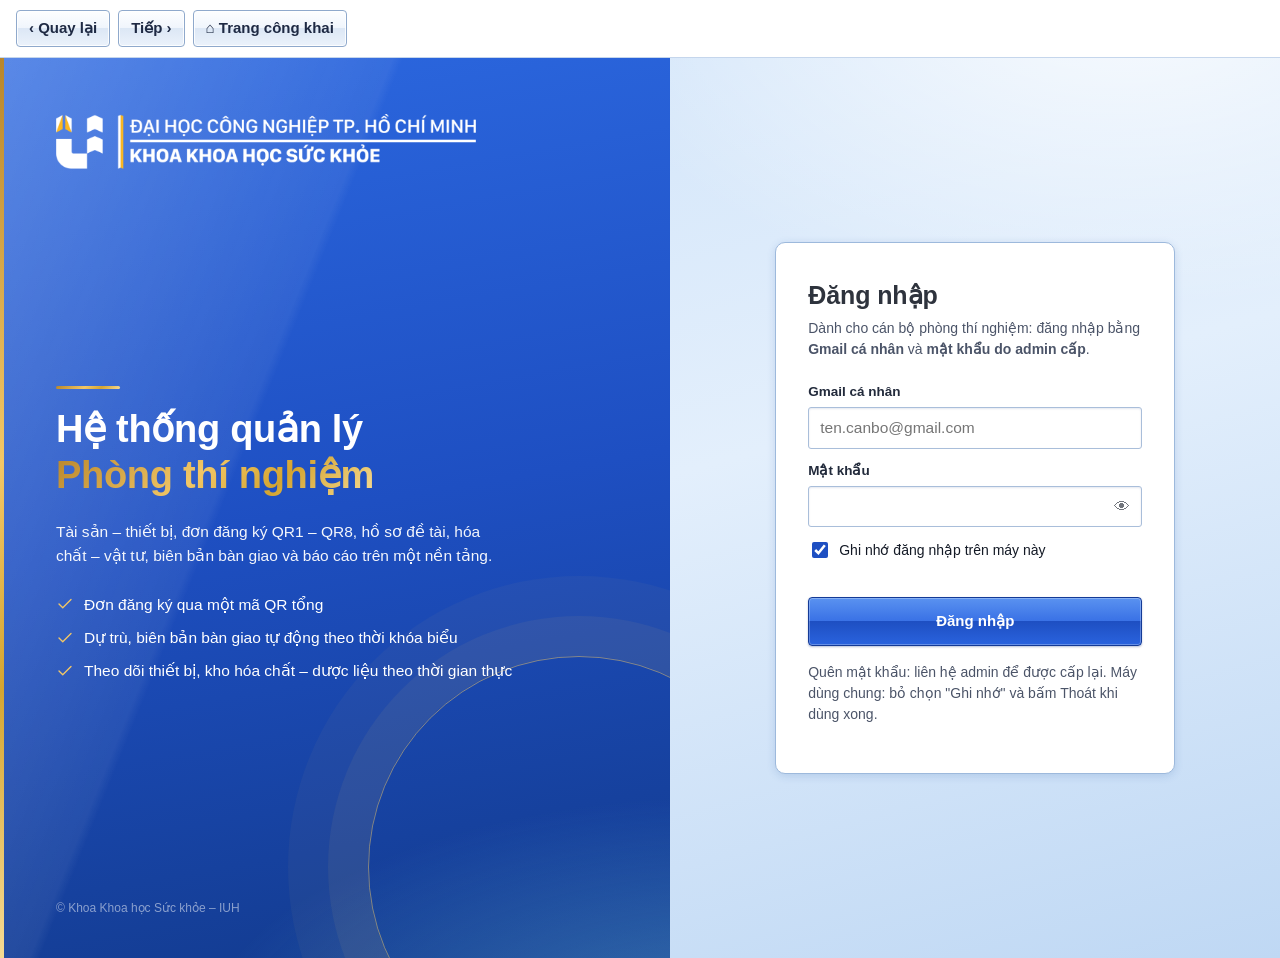
<file: quan-ly/index.html>
<!DOCTYPE html>
<html lang="vi">
<head>
<meta charset="utf-8">
<meta name="viewport" content="width=device-width, initial-scale=1">
<title>Quản lý PTN – Khoa KHSK</title>
<meta name="theme-color" content="#1E4FC2">
<meta name="robots" content="noindex, nofollow"><!-- trang quản lý: không cho Google lập chỉ mục -->
<link rel="icon" type="image/png" href="../icon-192.png">
<link rel="stylesheet" href="app.css?v=4cde0342">
</head>
<body>
<div id="app"><div class="loading"><div class="spin"></div></div></div>
<div id="modal" class="modal hide" role="dialog" aria-modal="true"><div class="modal-box"><div id="modal-body"></div></div></div>
<div id="toast" class="toast hide"></div>
<script src="config.js?v=64cf48cd"></script>
<script>
  // Chế độ chạy thử trên máy: index.html?demo=1 → dùng máy chủ giả lập (không cần mạng)
  if (location.protocol === 'file:' && !/[?&]demo=1/.test(location.search) && !/^https?:/.test(window.PTN_API || '')) location.replace('chay-thu.html' + location.hash); // mở tệp trên máy → bản chạy thử
  if (/[?&]demo=1/.test(location.search)) document.write('<script src="demo/may-chu-gia-lap.js"><\/script>');
</script>
<script src="../don-phu-luc.js?v=56d82c9b"></script>
<script src="../don-qr.js?v=3e1c58ff"></script>
<script src="../phieu-gv.js?v=e67250e4"></script>
<script src="xuat-file.js?v=ace7cf39"></script>
<script src="mau-file.js?v=d66568dd"></script>
<script src="mau-in.js?v=64818ee4"></script>
<script src="doc-scan.js?v=cf011e66"></script>
<script src="app.js?v=aaa35217"></script>
<script src="app-mo-rong.js?v=45549852"></script>
<script src="app-giang-vien.js?v=4ea93c1a"></script>
<script src="app-lich-su-tai.js?v=e5e76ff2"></script>
<script src="app-thong-bao.js?v=05f990e7"></script>
<script src="app-lich-phong.js?v=c78407a3"></script>
<script src="app-ban-giao.js?v=1954e936"></script>
<script src="app-ke-hoach-nam.js?v=c9c904d4"></script>
<script src="app-lich-viec.js?v=ef28fef1"></script>
<script src="app-tu-hanh-lang.js?v=9532677d"></script>
<script src="app-ccdc.js?v=dc5931d8"></script>
<script src="app-do-ma-vt.js?v=a3c920c8"></script>
<script src="app-kiem-ke-phong.js?v=0918bd08"></script>
</body>
</html>
</file>
<file: quan-ly/app.css>
/* Quản lý PTN – Khoa Khoa học Sức khỏe. Giao diện: navy của Khoa, điểm nhấn vàng từ logo; chữ màn hình theo font hệ thống (khối Vista cuối tệp), bản in Times New Roman. */
:root {
  --ink: #2E333D; --brand: #1E4FC2; --brand-2: #2A63DE; --brand-soft: #EAF1FE; --gold: #D4A531; --gold-2: #F2C766; --gold-soft: #FCF5E3;
  --kim: linear-gradient(135deg, #6E7480 0%, #454A55 32%, #7C828E 52%, #4A4F5A 72%, #626874 100%); /* đen nhẹ ánh kim (ghi kim loại) */
  --ngoc: linear-gradient(160deg, #3A78F2 0%, #2459D6 38%, #1C47B4 100%); /* xanh ngọc sapphire */
  --mn: #0FA3B4; --mn-2: #0B8796; --mn-soft: #E2F6F8; --mn-grad: linear-gradient(180deg, #19B5C6 0%, #0B8E9E 100%); /* xanh minh ngọc – mục đang được chọn */
  --vang: linear-gradient(135deg, #B8862B 0%, #F2C766 45%, #D4A531 70%, #F6DB94 100%); /* vàng ánh kim */
  --bg: #F3F5FA; --card: #FFFFFF; --text: #141A26; --muted: #4B5468; --line: #E3E7EF; --line-2: #EEF1F6;
  --ok: #1E7B4A; --ok-bg: #E6F4EC; --warn: #9A5B00; --warn-bg: #FFF5DD; --bad: #B42318; --bad-bg: #FDECEA;
  --info: #1F5FAD; --info-bg: #E8F0FB; --gray-bg: #F0F2F6;
  --r: 12px; --r-sm: 8px; --side: 300px;
  --sh-1: 0 1px 2px rgba(16, 24, 40, .05); --sh-2: 0 1px 3px rgba(16, 24, 40, .06), 0 1px 2px rgba(16, 24, 40, .04);
  --sh-3: 0 12px 32px -8px rgba(15, 30, 69, .18); --font: "Times New Roman", Times, serif;
}
* { box-sizing: border-box; }
html, body { margin: 0; background: var(--bg); color: var(--text); font: 400 16.5px/1.5 var(--font); -webkit-font-smoothing: antialiased; }
a { color: var(--brand); text-decoration-color: rgba(31, 62, 140, .35); text-underline-offset: 2px; }
a:hover { color: var(--brand-2); }
button, input, select, textarea { font: inherit; color: inherit; }
svg.i { width: 18px; height: 18px; flex: none; }
.hide { display: none !important; }
.loading { display: flex; justify-content: center; padding: 80px 0; }
.spin { width: 30px; height: 30px; border: 3px solid #D7DEEC; border-top-color: var(--brand); border-radius: 50%; animation: s .9s linear infinite; }
@keyframes s { to { transform: rotate(360deg); } }
@keyframes hien { from { opacity: 0; transform: translateY(4px); } to { opacity: 1; transform: none; } }
@keyframes nhay { 0%, 60% { background: #FFF4C2; } 100% { background: transparent; } }
tr.nhay > td { animation: nhay 2.4s ease; }
/* Kế hoạch năm: bảng thiết bị vừa khung, không phải trượt ngang */
table.k-bang th { white-space: normal; padding: 10px 8px; letter-spacing: .2px; }
table.k-bang td { padding: 8px; }
table.k-bang td.k-ten { min-width: 220px; }
table.k-bang td.k-ly-do { min-width: 150px; }
table.k-bang td.k-ly-do > .note[title] { display: -webkit-box; -webkit-line-clamp: 3; -webkit-box-orient: vertical; overflow: hidden; }
table.k-bang td.k-nut > div { display: flex; flex-wrap: wrap; gap: 4px; width: 112px; }
table.k-bang td.k-nut .btn.sm { padding: 4px 8px; font-size: 14px; }

/* ---------- Đăng nhập: chia đôi – khối thương hiệu | form ---------- */
.login { min-height: 100vh; display: grid; grid-template-columns: minmax(0, 1.1fr) minmax(0, 1fr); background: var(--card); }
.login-hero { position: relative; overflow: hidden; color: #fff; padding: 56px 56px 40px; display: flex; flex-direction: column; justify-content: space-between;
  background: radial-gradient(700px 360px at 0% 0%, rgba(255, 255, 255, .28) 0%, transparent 60%), radial-gradient(900px 420px at 110% 110%, rgba(242, 199, 102, .2) 0%, transparent 55%), var(--kim); }
.login-hero::after { content: ''; position: absolute; right: -120px; bottom: -120px; width: 420px; height: 420px; border-radius: 50%; border: 1px solid rgba(242, 199, 102, .5); box-shadow: 0 0 0 40px rgba(242, 199, 102, .06), 0 0 0 80px rgba(242, 199, 102, .04); }
.login-hero::before { content: ''; position: absolute; left: 0; top: 0; bottom: 0; width: 4px; background: var(--vang); }
.login-hero .brand { color: #fff; }
.login-hero .brand img { background: #fff; border-radius: 12px; padding: 4px; width: 52px; height: 52px; }
.login-hero h1 { color: #fff; font-size: 38px; line-height: 1.2; font-weight: 700; margin: 0 0 14px; letter-spacing: -.3px; max-width: 460px; }
.login-hero .vach { width: 64px; height: 3px; background: var(--vang); border-radius: 2px; margin-bottom: 18px; }
.login-hero p { color: rgba(255, 255, 255, .95); max-width: 440px; margin: 0; }
.login-hero ul { list-style: none; padding: 0; margin: 26px 0 0; display: grid; gap: 10px; color: #fff; font-size: 15.5px; }
.login-hero li { display: flex; gap: 10px; align-items: center; }
.login-hero li svg { color: var(--gold-2); }
.login-hero h1::after { display: none; }
.login-hero h1 span, .login-hero .vang { background: var(--vang); -webkit-background-clip: text; background-clip: text; color: transparent; }
.login-hero small.chan { color: rgba(255, 255, 255, .5); font-size: 12px; position: relative; z-index: 1; }
.login-form { display: flex; align-items: center; justify-content: center; padding: 32px 24px; background: var(--bg); }
.login-box { background: var(--card); border: 1px solid var(--line); border-top: 3px solid var(--gold); border-radius: 18px; padding: 34px 32px; width: 100%; max-width: 400px; box-shadow: var(--sh-3); animation: hien .35s ease; }
.login-box h2 { font-size: 25px; color: var(--ink); margin: 0 0 4px; }
.login-box .btn { width: 100%; padding: 12px; font-size: 15px; margin-top: 4px; }
.brand { display: flex; align-items: center; gap: 12px; color: var(--brand); }
.brand img { width: 44px; height: 44px; }
.brand small { display: block; font-size: 11px; letter-spacing: .6px; text-transform: uppercase; opacity: .85; }
.brand b { display: block; font-size: 16.5px; font-weight: 700; letter-spacing: .1px; }

/* ---------- Bố cục: menu bên + nội dung ---------- */
.layout { display: grid; grid-template-columns: var(--side) 1fr; min-height: 100vh; }
.side { background: radial-gradient(420px 260px at 0% 0%, rgba(255, 255, 255, .22) 0%, transparent 60%), var(--ngoc); color: #fff; box-shadow: inset -1px 0 0 rgba(242, 199, 102, .35); display: flex; flex-direction: column; position: sticky; top: 0; height: 100vh; }
.side .brand { color: #fff; padding: 20px 18px 18px; border-bottom: 1px solid rgba(242, 199, 102, .28); margin-bottom: 4px; }
.side .brand img { background: #fff; border-radius: 10px; padding: 3px; width: 40px; height: 40px; }
.side .brand small { color: #fff; font-weight: 700; }
.brand img.logo-ngang { background: none; border-radius: 0; padding: 0; width: 100%; max-width: 420px; height: auto; }
.side .brand.co-logo { flex-direction: column; align-items: flex-start; gap: 10px; background: linear-gradient(180deg, #204195 0%, rgba(32, 65, 149, .55) 65%, rgba(32, 65, 149, 0) 100%); border: 0; margin: 0 0 4px; padding: 22px 10px 18px 12px; }
.side .brand.co-logo img.logo-ngang { max-width: none; }
/* Menu tự ẩn (máy tính): menu nổi, chỉ chừa mép 12px; rê chuột vào mép / tab ☰ thì hiện, rời chuột 0,3 giây thì ẩn */
.side .brand.co-logo { position: relative; }
.ghim-menu { position: absolute; bottom: 12px; right: 10px; width: 30px; height: 30px; border-radius: 8px; border: 1px solid rgba(255, 255, 255, .35); background: rgba(255, 255, 255, .12); color: #fff; font-size: 17px; line-height: 1; cursor: pointer; display: flex; align-items: center; justify-content: center; }
.ghim-menu:hover { background: rgba(255, 255, 255, .25); }
.tab-menu { display: none; }
@media (min-width: 901px) {
  .layout.tu-an { grid-template-columns: 1fr; } /* menu thành lớp nổi (fixed) – nội dung chiếm hết bề ngang */
  .layout.tu-an .side { position: fixed; left: 0; top: 0; z-index: 40; width: var(--side); transform: translateX(calc(-100% + 12px)); transition: transform .2s ease .3s, box-shadow .2s ease .3s; }
  .layout.tu-an .side:hover, .layout.tu-an .side:focus-within, .layout.tu-an .side.open { transform: none; transition-delay: 0s; box-shadow: 0 0 60px rgba(0, 0, 0, .35); }
  .layout.tu-an .tab-menu { display: flex; position: absolute; top: 14px; right: -38px; width: 38px; height: 40px; border: 0; border-radius: 0 10px 10px 0; background: #204195; color: #fff; font-size: 19px; cursor: pointer; align-items: center; justify-content: center; box-shadow: 2px 2px 8px rgba(0, 0, 0, .25); }
  .layout.tu-an .side:hover .tab-menu, .layout.tu-an .side.open .tab-menu { opacity: 0; pointer-events: none; }
  .layout.tu-an .main { padding-left: 52px; }
}
@media (max-width: 900px) { .ghim-menu { display: none; } }
.side .brand.co-logo b { font-size: 16px; padding-left: 2px; color: #fff; letter-spacing: .3px; }
.nav { padding: 6px 12px 12px; flex: 1; overflow: auto; scrollbar-width: thin; scrollbar-color: rgba(255, 255, 255, .2) transparent; }
.nav-nhom { padding: 20px 12px 8px; isolation: isolate; }
/* tên nhóm menu: vàng sáng ánh kim nhẹ, một lớp bóng mềm phía sau (::before) cho nổi trên nền xanh – không xếp nhiều lớp (anh Phú thấy mỏi mắt), không filter (nhòe) */
.nav-nhom span { display: inline-block; font-size: 17px; letter-spacing: 1.6px; text-transform: uppercase; font-weight: 700;
  position: relative; background: linear-gradient(180deg, #FFF0B8 0%, #FCDD86 55%, #F4C862 100%); -webkit-background-clip: text; background-clip: text; color: transparent; }
.nav-nhom span::before { content: attr(data-t); position: absolute; left: 0; top: 0; z-index: -1; color: transparent; pointer-events: none;
  text-shadow: 0 1px 3px rgba(5, 15, 60, .55); }
.nav-nhom span::after { content: ''; display: block; height: 1.5px; margin-top: 5px; width: 46px; border-radius: 2px; background: linear-gradient(90deg, #FCDD86, #F4C862); }
.nav a { position: relative; display: flex; align-items: center; gap: 11px; color: #fff; font-weight: 700; text-decoration: none; padding: 8px 12px; border-radius: 9px; margin-bottom: 2px; font-size: 17px; text-shadow: 0 1px 1px rgba(0, 0, 0, .28); transition: background .15s, color .15s; }
.nav a:hover { background: rgba(255, 255, 255, .1); color: #fff; }
.nav a.on { background: var(--mn-grad); color: #fff; font-weight: 700; box-shadow: 0 2px 8px -2px rgba(0, 0, 0, .3), inset 0 0 0 1px rgba(255, 255, 255, .35); }
.nav a.on::before { content: ''; position: absolute; left: -12px; top: 7px; bottom: 7px; width: 4px; border-radius: 0 4px 4px 0; background: var(--vang); }
.nav a.on svg { color: var(--gold-2); }
.nav .ico { width: 18px; display: inline-flex; justify-content: center; }
.side-foot { padding: 14px 16px; border-top: 1px solid rgba(242, 199, 102, .35); background: rgba(10, 30, 90, .18); display: flex; align-items: center; gap: 10px; }
.side-foot .av { width: 36px; height: 36px; border-radius: 50%; background: var(--vang); box-shadow: 0 0 0 2px rgba(255, 255, 255, .25); color: var(--ink); font-weight: 700; display: flex; align-items: center; justify-content: center; flex: none; }
.side-foot .ai { flex: 1; min-width: 0; }
.side-foot .who { font-weight: 600; font-size: 14.5px; white-space: nowrap; overflow: hidden; text-overflow: ellipsis; }
.side-foot .role { color: rgba(255, 255, 255, .82); font-size: 12.5px; white-space: nowrap; overflow: hidden; text-overflow: ellipsis; }
.side-foot button { background: rgba(255, 255, 255, .08); color: #fff; border: 1px solid rgba(255, 255, 255, .14); border-radius: 8px; padding: 6px 10px; cursor: pointer; font-size: 12.5px; }
.side-foot button:hover { background: rgba(255, 255, 255, .16); }
.main { padding: 26px 34px 70px; min-width: 0; max-width: 1480px; animation: hien .25s ease; }
.top { display: flex; align-items: flex-end; justify-content: space-between; gap: 14px; margin-bottom: 20px; flex-wrap: wrap; padding-bottom: 16px; border-bottom: 1px solid var(--line); }
h1 { position: relative; padding-bottom: 8px; font-size: 27px; margin: 0; color: var(--ink); font-weight: 700; letter-spacing: -.3px; line-height: 1.25; }
h2 { font-size: 17px; margin: 0 0 12px; color: var(--ink); font-weight: 650; letter-spacing: -.1px; }
h1::after { content: ''; position: absolute; left: 0; bottom: 0; width: 44px; height: 3px; border-radius: 2px; background: var(--vang); }
.modal-box h2, .card h2 { color: var(--ink); }
.crumb { font-size: 13.5px; color: var(--muted); margin-bottom: 6px; }
.crumb a { text-decoration: none; color: var(--muted); }
.crumb a:hover { color: var(--brand); }
.demo-bar { background: var(--vang); color: #2A1F00; text-align: center; font-size: 13px; padding: 6px 8px; font-weight: 500; }
.demo-bar a { color: #2A1F00; font-weight: 700; }
.btn.menu-btn { display: none; }

/* ---------- Thành phần ---------- */
.card { background: var(--card); border: 1px solid var(--line); border-radius: var(--r); padding: 18px 20px; margin-bottom: 16px; box-shadow: var(--sh-1); }
.grid { display: grid; gap: 14px; }
.g4 { grid-template-columns: repeat(auto-fill, minmax(200px, 1fr)); }
.g3 { grid-template-columns: repeat(auto-fill, minmax(270px, 1fr)); }
.g2 { grid-template-columns: 1fr 1fr; }
.stat { position: relative; background: var(--card); border: 1px solid var(--line); border-radius: var(--r); padding: 16px 18px 14px; cursor: default; box-shadow: var(--sh-1); overflow: hidden; transition: border-color .15s, box-shadow .15s, transform .15s; }
.stat::before { content: ''; position: absolute; left: 0; top: 0; bottom: 0; width: 3px; background: var(--brand); opacity: .85; }
.stat.ok::before { background: var(--ok); } .stat.warn::before { background: var(--vang); } .stat.bad::before { background: var(--bad); }
.stat.link { cursor: pointer; }
.stat.link:hover { border-color: #C9D3EA; box-shadow: var(--sh-2); transform: translateY(-1px); }
.stat .n { font-size: 31px; font-weight: 700; color: var(--ink); line-height: 1.1; letter-spacing: -.5px; font-variant-numeric: tabular-nums; }
.stat .l { color: var(--muted); font-size: 13.5px; margin-top: 4px; }
/* Hôm nay – ô đơn chờ xử lý theo mã QR: chữ to */
.o-qr .stat .n { font-size: 40px; } .o-qr .stat .l { font-size: 18px; color: var(--ink); line-height: 1.4; }
.stat.warn .n { color: var(--warn); } .stat.bad .n { color: var(--bad); } .stat.ok .n { color: var(--ok); }
.btn { display: inline-flex; align-items: center; justify-content: center; gap: 6px; background: linear-gradient(180deg, #2E66E6 0%, var(--brand) 100%); color: #fff; border: 1px solid var(--brand); border-radius: 9px; padding: 8px 15px; cursor: pointer; font-weight: 700; white-space: nowrap; text-decoration: none; box-shadow: 0 1px 2px rgba(15, 30, 69, .18); transition: background .15s, border-color .15s, box-shadow .15s; }
.btn:hover { background: linear-gradient(180deg, #3A73F0 0%, var(--brand-2) 100%); border-color: var(--brand-2); color: #fff; }
.btn:focus-visible { outline: 3px solid rgba(43, 79, 166, .3); outline-offset: 1px; }
.btn:disabled { opacity: .5; cursor: default; }
.btn.o { background: #fff; color: #1F2A44; border-color: #D5DBE7; box-shadow: var(--sh-1); font-weight: 700; }
.btn.o:hover { background: var(--mn-soft); border-color: #9FDCE3; color: var(--mn-2); }
.btn.red { background: #fff; color: var(--bad); border-color: #EDC2BE; box-shadow: none; }
.btn.red:hover { background: var(--bad-bg); }
.btn.sm { padding: 6px 12px; font-size: 15px; font-weight: 700; border-radius: 8px; }
/* mục đang được chọn (thẻ, tab): nền xanh minh ngọc, chữ trắng đậm – kể cả trong dòng điều hướng (.crumb a có màu xám riêng) */
.btn.chon, .crumb a.btn.chon { background: var(--mn-grad); border-color: var(--mn-2); color: #fff; font-weight: 700; text-shadow: 0 1px 1px rgba(0, 0, 0, .25); box-shadow: 0 2px 8px -3px rgba(11, 135, 150, .7); }
.btn.chon:hover, .crumb a.btn.chon:hover { background: linear-gradient(180deg, #22C0D1 0%, var(--mn) 100%); color: #fff; }
.btns { display: flex; gap: 8px; flex-wrap: wrap; align-items: center; }
.tools { display: flex; gap: 10px; flex-wrap: wrap; margin-bottom: 14px; align-items: center; background: var(--card); border: 1px solid var(--line); border-radius: var(--r); padding: 10px 12px; box-shadow: var(--sh-1); }
.tools input[type=search] { flex: 1; min-width: 220px; padding-left: 34px;
  background: #fff url("data:image/svg+xml,%3Csvg xmlns='http://www.w3.org/2000/svg' width='16' height='16' fill='none' stroke='%23687188' stroke-width='2' stroke-linecap='round' viewBox='0 0 24 24'%3E%3Ccircle cx='11' cy='11' r='7'/%3E%3Cpath d='m21 21-4.3-4.3'/%3E%3C/svg%3E") no-repeat 11px center; }
input[type=text], input[type=email], input[type=password], input[type=date], input[type=month], input[type=number], input[type=search], select, textarea {
  border: 1px solid #D3D9E5; border-radius: 9px; padding: 8px 11px; background: #fff; width: 100%; transition: border-color .15s, box-shadow .15s; }
select { width: auto; padding-right: 30px; appearance: none; background: #fff url("data:image/svg+xml,%3Csvg xmlns='http://www.w3.org/2000/svg' width='12' height='12' fill='none' stroke='%23687188' stroke-width='2.2' viewBox='0 0 24 24'%3E%3Cpath d='m6 9 6 6 6-6'/%3E%3C/svg%3E") no-repeat right 10px center; }
textarea { min-height: 72px; resize: vertical; }
input:focus, select:focus, textarea:focus { outline: none; border-color: var(--brand-2); box-shadow: 0 0 0 3px rgba(43, 79, 166, .15); }
label.f { display: block; margin-bottom: 12px; }
label.f > span { display: block; font-size: 13.5px; font-weight: 600; margin-bottom: 5px; color: #222A3B; }
label.f > span em { color: var(--bad); font-style: normal; }
.form-grid { display: grid; grid-template-columns: 1fr 1fr; gap: 0 16px; }
.form-grid .full { grid-column: 1 / -1; }
.check { display: flex; align-items: center; gap: 8px; font-size: 14px; margin: 6px 0 14px; cursor: pointer; }
.check input { width: 16px; height: 16px; accent-color: var(--brand); }
.err { color: var(--bad); font-size: 14px; min-height: 18px; }
.note { color: var(--muted); font-size: 14px; }
.empty { color: var(--muted); text-align: center; padding: 30px 10px; }
.card.empty { border-style: dashed; box-shadow: none; background: #FBFCFE; }
details summary { cursor: pointer; margin-top: 8px; color: var(--muted); font-size: 13px; }

/* ---------- Bảng ---------- */
.tbl-wrap { overflow: auto; border: 1px solid var(--line); border-radius: var(--r); background: #fff; box-shadow: var(--sh-1); }
.card .tbl-wrap { box-shadow: none; }
table { width: 100%; border-collapse: collapse; font-size: 14.8px; }
th { text-align: left; background: #F2F4F9; color: #2E3648; font-weight: 700; font-size: 12.5px; text-transform: uppercase; letter-spacing: .5px; padding: 11px 12px; border-bottom: 1px solid var(--line); white-space: nowrap; position: sticky; top: 0; z-index: 1; }
td { padding: 9px 12px; border-bottom: 1px solid var(--line-2); vertical-align: top; }
tbody tr:last-child td { border-bottom: 0; }
tr.click { cursor: pointer; }
tr.click:hover td { background: #F7F9FE; }
td.num, th.num { text-align: right; font-variant-numeric: tabular-nums; }
.mono { font-family: "JetBrains Mono", ui-monospace, Menlo, Consolas, monospace; font-size: 13.5px; color: #222A3B; font-weight: 500; }

/* ---------- Nhãn trạng thái ---------- */
.tag { display: inline-flex; align-items: center; gap: 4px; border-radius: 999px; padding: 2px 10px; font-size: 13px; font-weight: 600; white-space: nowrap; line-height: 1.5; }
.t-ok { background: var(--ok-bg); color: var(--ok); }
.t-info { background: var(--info-bg); color: var(--info); }
.t-warn { background: var(--warn-bg); color: var(--warn); }
.t-bad { background: var(--bad-bg); color: var(--bad); }
.t-gray { background: var(--gray-bg); color: #4A5263; }

/* ---------- Phòng, tủ ---------- */
.room { cursor: pointer; transition: border-color .15s, box-shadow .15s, transform .15s; }
.room:hover { border-color: #C9D3EA; box-shadow: var(--sh-2); transform: translateY(-1px); }
.room .code { font-size: 20px; font-weight: 700; color: var(--brand); letter-spacing: -.2px; }
.room .meta { display: flex; gap: 14px; margin-top: 10px; font-size: 12.5px; color: var(--muted); flex-wrap: wrap; }
.lockers { display: grid; grid-template-columns: repeat(10, 1fr); gap: 8px; }
.locker { border: 1px solid var(--line); border-radius: 10px; padding: 8px 4px; text-align: center; cursor: pointer; background: #fff; min-height: 60px; transition: border-color .15s, box-shadow .15s; }
.locker:hover { border-color: #C2CDE6; box-shadow: var(--sh-2); }
.locker b { display: block; font-size: 16px; color: var(--ink); }
.locker small { display: block; font-size: 11px; color: var(--muted); overflow: hidden; text-overflow: ellipsis; white-space: nowrap; }
.locker.dung { background: var(--info-bg); border-color: #BBCDEB; }
.locker.hong { background: var(--bad-bg); border-color: #EBC1BD; }
.locker.qh { outline: 2px solid var(--gold); outline-offset: -1px; }
.legend { display: flex; gap: 14px; font-size: 12.5px; color: var(--muted); margin-top: 12px; flex-wrap: wrap; }
.legend i { display: inline-block; width: 12px; height: 12px; border-radius: 3px; margin-right: 5px; vertical-align: -1px; border: 1px solid var(--line); }

/* ---------- Hồ sơ, dòng thời gian, tệp ---------- */
.kv { display: grid; grid-template-columns: 180px 1fr; gap: 8px 14px; font-size: 15px; }
.kv dt { color: var(--muted); font-size: 14px; }
.kv dd { margin: 0; word-break: break-word; }
.timeline { list-style: none; margin: 0; padding: 0; }
.timeline li { position: relative; padding: 0 0 14px 22px; border-left: 2px solid var(--line); margin-left: 6px; }
.timeline li:last-child { border-left-color: transparent; }
.timeline li::before { content: ''; position: absolute; left: -7px; top: 4px; width: 12px; height: 12px; border-radius: 50%; background: #fff; border: 2px solid var(--brand); }
.timeline .when { font-size: 13px; color: var(--muted); }
.timeline .what { font-weight: 600; }
.files { list-style: none; margin: 0; padding: 0; }
.files li { display: flex; justify-content: space-between; align-items: center; gap: 10px; padding: 8px 0; border-bottom: 1px solid var(--line-2); }
.files li:last-child { border-bottom: 0; }

/* ---------- Hộp thoại, thông báo ---------- */
.modal { position: fixed; inset: 0; background: rgba(12, 20, 44, .42); backdrop-filter: blur(3px); display: flex; align-items: flex-start; justify-content: center; padding: 6vh 14px; z-index: 50; overflow: auto; }
.modal-box { background: #fff; border-radius: 16px; width: 100%; max-width: 660px; padding: 24px 26px; box-shadow: 0 24px 60px -12px rgba(12, 20, 44, .35); animation: hien .2s ease; }
.modal-box h2 { font-size: 20px; margin-bottom: 14px; }
.modal-foot { display: flex; justify-content: flex-end; gap: 8px; margin-top: 18px; padding-top: 14px; border-top: 1px solid var(--line-2); }
.pin-show { font-size: 34px; font-weight: 800; letter-spacing: 4px; color: var(--brand); font-family: Consolas, 'Courier New', monospace; text-align: center; padding: 14px; background: var(--brand-soft); border-radius: 12px; margin: 10px 0; font-variant-numeric: tabular-nums; }
.toast { position: fixed; bottom: 22px; left: 50%; transform: translateX(-50%); background: var(--kim); border: 1px solid rgba(242, 199, 102, .4); color: #fff; padding: 12px 20px; border-radius: 12px; z-index: 70; max-width: 90vw; box-shadow: var(--sh-3); font-size: 15px; animation: hien .2s ease; }
.toast.bad { background: var(--bad); }
.import-map td select { width: 100%; }

/* ---------- Biểu đồ, mã QR, gợi ý ---------- */
.bieu-do { width: 100%; height: auto; display: block; }
.bieu-do g:hover path { fill: var(--brand-2); }
.qr-to svg { width: 180px; height: 180px; display: block; margin: 0 auto 8px; }
.goi-y { padding: 7px 9px; border-bottom: 1px solid var(--line-2); font-size: 13.5px; border-radius: 6px; }
.goi-y:hover { background: var(--brand-soft); }

/* ---------- Điều hướng trang, biên bản, dự trù, kho ---------- */
.dh-thanh { display: flex; align-items: center; gap: 8px; flex-wrap: wrap; margin-bottom: 10px; }
.dh-thanh:empty { display: none; }
.nav-ds { display: inline-flex; align-items: center; gap: 6px; }
.btn.tat, .btn:disabled { opacity: .45; pointer-events: none; }
.bb-nhom { display: grid; grid-template-columns: repeat(auto-fit, minmax(240px, 1fr)); gap: 14px; margin-bottom: 16px; }
.bb-the { display: flex; flex-direction: column; gap: 4px; padding: 16px 18px; border: 1px solid var(--line); border-radius: var(--r); background: var(--card); text-decoration: none; color: inherit; box-shadow: var(--sh-1); transition: border-color .15s, box-shadow .15s, transform .15s; }
.bb-the:hover { border-color: #C9D3EA; box-shadow: var(--sh-2); transform: translateY(-1px); color: inherit; }
.bb-the .ico { width: 36px; height: 36px; border-radius: 10px; background: var(--brand-soft); color: var(--brand); display: inline-flex; align-items: center; justify-content: center; font-size: 18px; margin-bottom: 6px; }
.bb-the b { color: var(--ink); font-size: 15.5px; }
.bb-the.on { border-color: var(--mn); background: var(--mn-soft); box-shadow: 0 0 0 3px rgba(15, 163, 180, .2); }
.bb-the.on .ico { background: var(--mn-grad); color: #fff; }
.bb-the.on b { color: var(--mn-2); }
.bb-bang td input[type=checkbox], .bb-bang th input[type=checkbox] { width: 16px; height: 16px; accent-color: var(--brand); }
.bb-sua input.o-sua { padding: 5px 8px; border: 1px solid #D3D9E5; border-radius: 7px; background: #fff; text-align: right; font-variant-numeric: tabular-nums; }
.bb-sua input.o-sua[data-k=ghi_chu] { text-align: left; min-width: 140px; }
.bb-sua input.o-sua:focus { border-color: var(--brand-2); box-shadow: 0 0 0 3px rgba(43, 79, 166, .15); }
.bb-sua input.o-sua.da-sua { background: #FFF7DB; border-color: #E2B33F; }
.bb-sua input.o-sua.nghi { border: 2px solid var(--bad); background: #FDECEA; }
.bb-sua tr.canh-bao td { background: #FFFBEF; }
td.nhom-dong { background: #F7F8FB; font-weight: 600; color: var(--ink); font-size: 13px; }
.luu-thanh { position: sticky; bottom: 12px; z-index: 5; display: flex; gap: 10px; align-items: center; flex-wrap: wrap; padding: 12px 16px; background: var(--kim); color: #fff; border: 1px solid rgba(242, 199, 102, .45); border-radius: 14px; box-shadow: var(--sh-3); margin-top: 8px; }
.luu-thanh input { flex: 1; min-width: 180px; padding: 8px 10px; border: 1px solid rgba(255, 255, 255, .2); border-radius: 8px; background: rgba(255, 255, 255, .08); color: #fff; }
.luu-thanh input::placeholder { color: rgba(255, 255, 255, .55); }
.luu-thanh .btn { background: var(--vang); border-color: var(--gold); color: #1C1F26; }
.luu-thanh .btn.o { background: transparent; color: #fff; border-color: rgba(255, 255, 255, .35); }
.dot-dt { display: flex; justify-content: space-between; gap: 10px; align-items: center; flex-wrap: wrap; padding: 12px 0; border-bottom: 1px solid var(--line-2); }
.dot-dt:last-child { border-bottom: 0; }
.vi-tri .cho { display: inline-block; font-size: 12px; padding: 1px 8px; border-radius: 999px; background: var(--gray-bg); margin: 1px 0; white-space: nowrap; }
.vi-tri .cho.lanh { background: #E3F0FD; color: #0D4A9A; }
.vi-tri .cho.sai { background: var(--bad-bg); color: var(--bad); }
/* Sơ đồ kệ kho: mỗi kệ một thẻ, tầng cao ở trên (như kệ thật), mỗi lô một nhãn màu */
.ke-luoi { display: grid; grid-template-columns: repeat(auto-fill, minmax(300px, 1fr)); gap: 14px; }
.ke-the { background: var(--card); border: 1px solid var(--line); border-radius: var(--r); padding: 12px 14px; box-shadow: var(--sh-1); display: flex; flex-direction: column; gap: 6px; }
.ke-the.co-cb { border-color: #E7B4B0; }
.ke-the.lanh { background: #F3F8FE; border-color: #B9D5F5; } .ke-the.lanh .ke-tang .tg { border-bottom-color: #9CC3EE; }
.ke-dau { display: flex; align-items: center; gap: 8px; flex-wrap: wrap; font-size: 16px; }
.ke-tang .tg { display: flex; gap: 8px; border-bottom: 3px solid #C9B48A; padding: 6px 0 4px; min-height: 36px; }
.ke-tang .so { flex: none; width: 38px; font-weight: 700; color: var(--muted); font-size: 12px; padding-top: 3px; line-height: 1.25; }
.ke-tang .so small { display: block; font-weight: 600; font-size: 11px; } .ke-tang .so.day { color: var(--bad); }
.bang-xep select { max-width: 150px; } .bang-xep td { vertical-align: top; } .bang-xep tr.chua td { background: #FDF0EF; }
.ke-tang .tg > div, .ds-hc { display: flex; flex-wrap: wrap; gap: 4px; align-items: flex-start; }
a.hc { display: inline-block; font-size: 12.5px; line-height: 1.35; padding: 2px 8px; border-radius: 6px; background: var(--gray-bg); color: var(--ink); text-decoration: none; border: 1px solid transparent; }
a.hc span { color: var(--muted); }
a.hc.sap { background: var(--warn-bg); } a.hc.het { background: var(--bad-bg); color: var(--bad); } a.hc.sai { border-color: var(--bad); } a.hc .ks { color: #7A1FA2; }
a.hc.mo { opacity: .2; }
.ke-tang .tg > div { flex: 1; min-width: 0; }
.ke-tang .them-o { flex: none; align-self: center; width: 28px; height: 26px; border: 1px dashed #B9C2D6; border-radius: 6px; background: transparent; color: var(--muted); font-size: 16px; line-height: 1; cursor: pointer; }
.ke-tang .them-o:hover { border-style: solid; border-color: var(--brand); color: var(--brand); background: #EEF3FF; }
a.hc i.vt { font-style: normal; font-weight: 700; font-size: 11px; display: inline-block; min-width: 16px; text-align: center; margin-right: 4px; padding: 0 3px; border-radius: 4px; background: #fff; color: var(--muted); border: 1px solid var(--line); }
.ke-chan { display: flex; justify-content: space-between; align-items: center; gap: 8px; margin-top: auto; padding-top: 4px; }
tr.nb td { background: #FFF4C2; }
.scan-tb { margin: 10px 0; padding: 10px 14px; border-radius: 10px; background: var(--info-bg); font-size: 13.5px; border: 1px solid #CFDDF4; }
#xem-in { position: fixed; inset: 0; z-index: 60; display: flex; flex-direction: column; background: #E7EAF1; }
#xem-in .xem-in-thanh { display: flex; gap: 10px; align-items: center; flex-wrap: wrap; padding: 12px 20px; background: var(--card); border-bottom: 1px solid var(--line); box-shadow: var(--sh-1); }
#xem-in iframe { flex: 1; border: 0; width: 100%; background: #E7EAF1; }

/* ---------- Màn hình nhỏ, in ---------- */
@media (max-width: 1000px) { .login { grid-template-columns: 1fr; } .login-hero { padding: 32px 26px 28px; } .login-hero h1 { font-size: 26px; } .login-hero ul, .login-hero small.chan { display: none; } }
@media (max-width: 900px) {
  .layout { grid-template-columns: 1fr; }
  .side { position: fixed; z-index: 40; width: 270px; transform: translateX(-100%); transition: transform .22s ease; }
  .side.open { transform: none; box-shadow: 0 0 60px rgba(0, 0, 0, .35); }
  .btn.menu-btn { display: inline-flex; }
  .main { padding: 16px 16px 70px; }
  .top { padding-bottom: 12px; margin-bottom: 14px; }
  h1 { font-size: 22px; }
  .g2, .form-grid { grid-template-columns: 1fr; }
  .lockers { grid-template-columns: repeat(5, 1fr); }
  .kv { grid-template-columns: 120px 1fr; }
  .card { padding: 14px 15px; }
}
@media (max-width: 700px) { .g4 { grid-template-columns: repeat(2, minmax(0, 1fr)); } .stat .n { font-size: 24px; } .o-qr .stat .n { font-size: 32px; } .o-qr .stat .l { font-size: 16px; } }
@media print {
  .side, .tools, .btns, .menu-btn, .demo-bar, .dh-thanh { display: none !important; }
  .layout { display: block; } .main { padding: 0; } .card, .tbl-wrap { box-shadow: none; }
}

/* Danh sách "Cần chú ý" ở trang Hôm nay */
.chu-y { position: relative; padding: 9px 0 9px 22px; border-bottom: 1px solid var(--line-2); }
.chu-y:last-child { border-bottom: 0; }
.chu-y::before { content: ''; position: absolute; left: 4px; top: 16px; width: 8px; height: 8px; border-radius: 50%; background: var(--info); box-shadow: 0 0 0 3px var(--info-bg); }
.chu-y.nang::before { background: var(--bad); box-shadow: 0 0 0 3px var(--bad-bg); }
.chu-y.kho::before { background: var(--gold); box-shadow: 0 0 0 3px var(--gold-soft); }

/* bảng nhập / sửa dự trù của môn: gọn, chữ canh trái, số canh phải */
.dt-sua td { padding: 3px 4px; vertical-align: middle; }
.dt-sua th { padding: 8px 4px; }
.dt-sua input.o-sua { text-align: left; padding: 4px 6px; height: 30px; font-size: 15px; }
.dt-sua input.o-sua[type=number] { text-align: right; }
.dt-sua input.o-sua[data-k=ten] { min-width: 220px; }
.dt-sua select { padding: 4px 6px; height: 30px; font-size: 14px; }
.dt-sua td.nhom-dong { padding: 6px 8px; }
.dt-sua input.o-sua[data-k=ghi_chu] { min-width: 0; }
.dt-sua input.o-sua[data-k=ten] { min-width: 200px; }

/* Phân quyền: dải chỉ xem, ẩn nút ghi, bảng chọn quyền; ô mật khẩu có nút hiện / ẩn */
.chi-xem-bar { background: var(--mn-soft); border: 1px solid #9FDCE3; color: var(--mn-2); border-radius: 10px; padding: 9px 14px; margin: 0 0 12px; font-size: 14px; }
.an-ghi { display: none !important; }
.khoa-ghi { pointer-events: none; color: inherit !important; text-decoration: none !important; }
.mk-o { position: relative; }
.mk-o .mk-hien { position: absolute; right: 8px; top: 30px; border: 0; background: none; cursor: pointer; font-size: 16px; opacity: .6; padding: 4px; }
.mk-o .mk-hien:hover { opacity: 1; }
.mk-o input { padding-right: 38px; }
.bang-quyen td, .bang-quyen th { text-align: center; }
.bang-quyen td:first-child, .bang-quyen th:first-child { text-align: left; }
.bang-quyen input[type=radio] { width: 18px; height: 18px; accent-color: var(--mn); cursor: pointer; }
.mau-quyen { flex-wrap: wrap; gap: 6px; margin: 0 0 10px; align-items: center; }

/* Thông báo đơn mới */
.huy-hieu { margin-left: auto; background: #E5484D; color: #fff; font-size: 12px; font-weight: 700; min-width: 20px; height: 20px; padding: 0 6px; border-radius: 10px; display: inline-flex; align-items: center; justify-content: center; }
.huy-hieu[hidden] { display: none; }
.bat-tb { margin: 6px 14px; padding: 8px 10px; border-radius: 10px; border: 1px dashed rgba(242, 199, 102, .7); background: rgba(255, 255, 255, .08); color: #FCE7A8; font: inherit; font-size: 13.5px; font-weight: 700; cursor: pointer; text-align: left; }
/* Tủ sắt hành lang */
.locker.giu { background: #FFF4D6; }
.hl-tu { border-top: 1px dashed var(--line, #E2E6EE); margin-top: 10px; padding-top: 8px; }
.hl-tu .lockers { margin-top: 6px; }
.locker.mat { border-style: dashed; background: transparent; color: var(--muted); opacity: .75; }
details.hl-khu > summary { cursor: pointer; list-style: none; }
details.hl-khu > summary::-webkit-details-marker { display: none; }
details.hl-khu > summary h2::before { content: '▸ '; color: var(--muted); }
details.hl-khu[open] > summary h2::before { content: '▾ '; }
.hl-gc { color: var(--mn); font-weight: 600; }
.hl-chon { display: flex; flex-wrap: wrap; gap: 6px; margin: 4px 0 12px; }
.hl-chon .on { background: var(--mn); color: #fff; }
/* Lịch & việc của tôi */
.lv-tv summary { cursor: pointer; padding: 4px 0; color: var(--muted); }
.lv-tv[open] summary { margin-bottom: 8px; }
.lv-tab { display: flex; gap: 4px; border-bottom: 1px solid var(--line, #E2E6EE); margin: 6px 0 12px; }
.lv-tab a { padding: 8px 14px; text-decoration: none; color: var(--muted); border-bottom: 3px solid transparent; font-weight: 600; }
.lv-tab a.on { color: var(--mn); border-bottom-color: var(--mn); }
.lv-dong { padding: 6px 4px; border-bottom: 1px dashed var(--line, #E2E6EE); cursor: pointer; line-height: 1.5; }
.lv-dong:hover { background: #F5F8FF; }
.lv-thang { display: flex; align-items: center; gap: 8px; margin-bottom: 8px; }
.lv-thang b { min-width: 120px; text-align: center; font-size: 16px; }
.lv-luoi { display: grid; grid-template-columns: repeat(7, minmax(0, 1fr)); gap: 2px; background: var(--line, #E2E6EE); border: 1px solid var(--line, #E2E6EE); border-radius: 8px; overflow: hidden; }
.lv-thu { background: #F3F5F9; text-align: center; font-weight: 600; padding: 5px 0; font-size: 13px; }
.lv-o { background: #fff; min-height: 92px; padding: 3px 4px; cursor: pointer; overflow: hidden; }
.lv-o.ngoai { background: #FAFBFC; color: var(--muted); }
.lv-o.nay { box-shadow: inset 0 0 0 2px var(--mn); }
.lv-so { font-size: 12.5px; font-weight: 600; }
.lv-muc { font-size: 12px; border-radius: 4px; padding: 1px 4px; margin-top: 2px; white-space: nowrap; overflow: hidden; text-overflow: ellipsis; }
.lv-muc.l { background: #E6F0FF; color: #1D4F91; } .lv-muc.v { background: #FFF4D6; color: #7A5600; }
.lv-muc.qh { background: #FDE7E5; color: #A42A1F; } .lv-muc.xong { background: #EEF0F3; color: #6B7280; text-decoration: line-through; }
tr.lv-qh td { background: #FFF6F5; }
.lv-tt-nut { display: flex; flex-wrap: wrap; gap: 6px; align-items: center; }
.lv-nk-f textarea { width: 100%; min-height: 64px; }
.lv-nk-hang { display: flex; gap: 8px; align-items: center; justify-content: space-between; flex-wrap: wrap; margin-top: 6px; }
.lv-tl { border-left: 3px solid var(--line, #E2E6EE); margin: 8px 0 0 6px; padding-left: 12px; max-height: 340px; overflow: auto; }
.lv-tl-dong { padding: 6px 0; border-bottom: 1px dashed var(--line, #E2E6EE); }
.lv-x { border: 0; background: none; color: var(--muted); cursor: pointer; font-size: 16px; padding: 0 4px; }
.the-don.lv { border-left-color: #2E7D5B; background: #F1FAF5; }
@media (max-width: 640px) { .lv-o { min-height: 64px; } .lv-muc { font-size: 10.5px; } }
#tb-don { position: fixed; bottom: 16px; right: 16px; z-index: 80; display: flex; flex-direction: column; align-items: flex-end; width: min(380px, calc(100vw - 32px)); }
#tb-don > .the-don { width: 100%; }
.the-don .tb-noi { display: block; color: inherit; text-decoration: none; }
.tb-dk { display: flex; gap: 6px; align-items: center; flex-wrap: wrap; margin-top: 8px; font-size: 13px; color: var(--muted); }
.tb-dk button { border: 1px solid var(--line, #D8DEE9); background: #fff; border-radius: 6px; padding: 2px 8px; font: inherit; color: var(--text); cursor: pointer; }
.tb-dk button[data-tb="thu"] { margin-left: auto; }
.tb-chuong { border: 0; border-radius: 999px; padding: 9px 16px; background: var(--mn); color: #fff; font: inherit; font-size: 15px; box-shadow: var(--sh-3); cursor: pointer; animation: hien .25s ease; }
.tb-chuong.gap { background: #F08A24; }
.tb-ds { display: flex; flex-direction: column; gap: 8px; max-height: 60vh; overflow: auto; }
.tb-ds .the-don { padding-right: 12px; }
.the-don { position: relative; display: block; background: #fff; color: var(--text); text-decoration: none; border-left: 5px solid var(--mn); border-radius: 10px; padding: 10px 30px 10px 12px; box-shadow: var(--sh-3); font-size: 14.5px; line-height: 1.45; animation: hien .25s ease; }
.the-don.gap { border-left-color: #F08A24; background: #FFF6EC; }
.the-don .x { position: absolute; top: 4px; right: 8px; font-size: 20px; color: var(--muted); cursor: pointer; }

/* Quay lại / Tiếp / Trang công khai ở đầu màn đăng nhập */
.di-chuyen { display: flex; gap: 8px; flex-wrap: wrap; padding: 10px 16px; background: var(--card); border-bottom: 1px solid var(--line); position: sticky; top: 0; z-index: 5; }
.di-chuyen .btn { text-decoration: none; }

.huong-dan-pq { border-left: 4px solid var(--mn); background: var(--mn-soft); }
.huong-dan-pq p, .huong-dan-pq ol { margin: 4px 0; }

.bao-cap-nhat { position: fixed; left: 50%; bottom: 18px; transform: translateX(-50%); z-index: 90; background: var(--mn-2); color: #fff; padding: 10px 14px; border-radius: 12px; box-shadow: var(--sh-3); font-weight: 700; display: flex; gap: 10px; align-items: center; }
/* Thời khóa biểu gom theo môn: dòng môn bấm mở; bảng các lớp HP / nhóm lồng bên trong */
table.tkb-mon tr[data-mon] td { background: #F7F9FD; border-top: 2px solid #E3E7EF; }
table.tkb-mon tr[data-mon]:hover td { background: #EEF3FC; }
table.tkb-mon .mui { color: var(--brand); font-size: 15px; text-align: center; }
table.tkb-mon tr.ct-mon > td { padding: 4px 8px 12px; background: #fff; }
table.tkb-ca { width: 100%; font-size: 14px; }
table.tkb-ca th { background: #FAFBFE; font-size: 12px; }
/* Lịch phòng thực hành */
table.lpt td { vertical-align: top; min-width: 150px; }
table.lpt.tuan td, table.lpt.tuan th { min-width: 130px; }
table.lpt th.hn, table.lpt td.hn { background: #FFFBEA; }
.lpt-buoi { border: 1px solid #E3E7EF; border-left: 3px solid var(--brand); border-radius: 8px; padding: 5px 8px; margin-bottom: 6px; background: #fff; cursor: pointer; font-size: 14px; line-height: 1.35; }
.lpt-buoi:hover { background: #F4F7FD; }
.lpt-buoi.dang { border-left-color: var(--ok); background: #EEFBF3; }
.lpt-luoi { display: grid; grid-template-columns: repeat(auto-fill, minmax(220px, 1fr)); gap: 10px; }
.lpt-luoi > div > b { display: block; margin-bottom: 4px; }

/* ---------- Giao diện kiểu Vista (Aero): nền trời xanh, khung cửa sổ, thanh tiêu đề bóng, nút bóng nửa trên. Dải màu thay cho kính mờ để chữ sắc; chỉ trên màn hình, không ảnh hưởng bản in ---------- */
@media screen {
  :root { --font: -apple-system, BlinkMacSystemFont, "Segoe UI", Roboto, "Helvetica Neue", Arial, sans-serif; --r: 8px; --r-sm: 4px; --line: #C5D6EC; --line-2: #DCE7F5; --v-vien: #9DB9DC;
    --v-nen: radial-gradient(900px 520px at 88% -8%, rgba(255, 255, 255, .85) 0%, transparent 62%), linear-gradient(165deg, #CFE3F9 0%, #E3EFFC 48%, #BFD8F4 100%);
    --v-tieu-de: linear-gradient(180deg, #F7FBFF 0%, #E6F0FC 49%, #D3E3F7 50%, #E4EFFB 100%);
    --v-nut: linear-gradient(180deg, #5A92F0 0%, #3A72E6 48%, #1E4FC2 50%, #2A63DE 100%);
    --v-nut-sang: linear-gradient(180deg, #6FA2F4 0%, #4A82EC 48%, #2A63DE 50%, #3A75E6 100%);
    --v-nut-trang: linear-gradient(180deg, #FDFEFF 0%, #F0F5FC 48%, #DCE7F5 50%, #EBF2FB 100%);
    --v-chon: linear-gradient(180deg, #F1FAFF 0%, #DDF2FD 48%, #BFE6FB 50%, #D6F0FD 100%); }
  html, body { font-size: 15.5px; background-color: #CFE3F9; background-image: var(--v-nen); background-attachment: fixed; }
  .side { background: linear-gradient(112deg, rgba(255, 255, 255, .2) 0%, rgba(255, 255, 255, .05) 34%, transparent 35%), linear-gradient(180deg, #2C68E0 0%, #1E4FC2 45%, #163C99 100%); box-shadow: inset -1px 0 0 rgba(255, 255, 255, .35), 2px 0 10px rgba(16, 48, 120, .28); }
  .nav a:hover { background: linear-gradient(180deg, rgba(255, 255, 255, .24) 0%, rgba(255, 255, 255, .1) 50%, rgba(255, 255, 255, .04) 51%, rgba(255, 255, 255, .14) 100%); box-shadow: inset 0 0 0 1px rgba(255, 255, 255, .3); }
  .nav a { border-radius: 4px; }
  .nav a.on { background: linear-gradient(180deg, #2BBDCD 0%, #14A5B6 48%, #0B8796 50%, #0F97A8 100%); box-shadow: 0 1px 4px rgba(0, 0, 0, .3), inset 0 0 0 1px rgba(255, 255, 255, .45); }
  .side-foot { background: linear-gradient(180deg, rgba(255, 255, 255, .12) 0%, rgba(10, 30, 90, .22) 100%); }
  .top { border-bottom-color: var(--v-vien); }
  .card, .stat, .tools, .modal-box, .login-box { border: 1px solid var(--v-vien); box-shadow: inset 0 0 0 1px rgba(255, 255, 255, .9), 0 2px 8px rgba(30, 79, 160, .16); }
  .card, .stat, .tools { border-radius: 8px; }
  .modal-box, .login-box { border-radius: 10px; }
  .login-box { border-top: 1px solid var(--v-vien); }
  .card > h2:first-child, .modal-box > h2:first-child { margin: -18px -20px 14px; padding: 9px 20px; background: var(--v-tieu-de); border-bottom: 1px solid var(--v-vien); border-radius: 7px 7px 0 0; color: #123A8C; }
  .modal-box > h2:first-child { margin: -24px -26px 16px; padding: 11px 26px; border-radius: 9px 9px 0 0; }
  .stat { background: linear-gradient(180deg, #FFFFFF 0%, #F4F8FE 100%); }
  .stat.link:hover { border-color: #5FA8DC; box-shadow: inset 0 0 0 1px #fff, 0 0 8px rgba(60, 150, 220, .55); }
  .btn { background: var(--v-nut); border: 1px solid #143A96; border-radius: 4px; box-shadow: inset 0 0 0 1px rgba(255, 255, 255, .28), 0 1px 2px rgba(16, 48, 120, .3); }
  .btn:hover { background: var(--v-nut-sang); border-color: #143A96; box-shadow: inset 0 0 0 1px rgba(255, 255, 255, .4), 0 0 7px rgba(70, 150, 240, .7); }
  .btn.o { background: var(--v-nut-trang); border-color: #8FA9CC; color: #1F2A44; box-shadow: inset 0 0 0 1px rgba(255, 255, 255, .85); }
  .btn.o:hover { background: var(--v-chon); border-color: #3C8FC4; color: #123A8C; box-shadow: inset 0 0 0 1px rgba(255, 255, 255, .85), 0 0 6px rgba(60, 150, 220, .5); }
  .btn.red { background: var(--v-nut-trang); border-color: #D59A95; box-shadow: inset 0 0 0 1px rgba(255, 255, 255, .85); }
  .btn.red:hover { background: linear-gradient(180deg, #FFF6F5 0%, #FDE9E7 48%, #F9D3CF 50%, #FCE5E2 100%); }
  .btn.sm { border-radius: 4px; }
  .btn.chon, .crumb a.btn.chon { background: linear-gradient(180deg, #2BBDCD 0%, #14A5B6 48%, #0B8796 50%, #0F97A8 100%); border-color: #0A7382; }
  .btn.chon:hover, .crumb a.btn.chon:hover { background: linear-gradient(180deg, #3CCAD9 0%, #1CB2C3 48%, #0F97A8 50%, #14A5B6 100%); }
  input[type=text], input[type=email], input[type=password], input[type=date], input[type=month], input[type=number], input[type=search], select, textarea { border-color: #A9BEDA; border-radius: 3px; box-shadow: inset 0 1px 2px rgba(30, 60, 120, .12); }
  input:focus, select:focus, textarea:focus { border-color: #3C8FC4; box-shadow: inset 0 1px 2px rgba(30, 60, 120, .1), 0 0 6px rgba(60, 150, 220, .6); }
  table { font-size: 13.8px; }
  .nav a { font-size: 15px; }
  th { font-size: 11.5px; letter-spacing: .2px; padding-left: 10px; padding-right: 10px; background: var(--v-tieu-de); border-right: 1px solid #C9D9EE; border-bottom: 1px solid var(--v-vien); color: #123A8C; }
  th:last-child { border-right: 0; }
  tr.click:hover td { background: var(--v-chon); }
  .modal { background: rgba(20, 50, 110, .38); backdrop-filter: none; }
  .login-hero { background: linear-gradient(112deg, rgba(255, 255, 255, .22) 0%, rgba(255, 255, 255, .06) 38%, transparent 39%), radial-gradient(900px 420px at 110% 110%, rgba(120, 210, 240, .4) 0%, transparent 60%), linear-gradient(170deg, #2C68E0 0%, #1E4FC2 50%, #123A8C 100%); }
  .login-form { background: transparent; }
  .login { background-color: #CFE3F9; background-image: var(--v-nen); }
}
</file>
